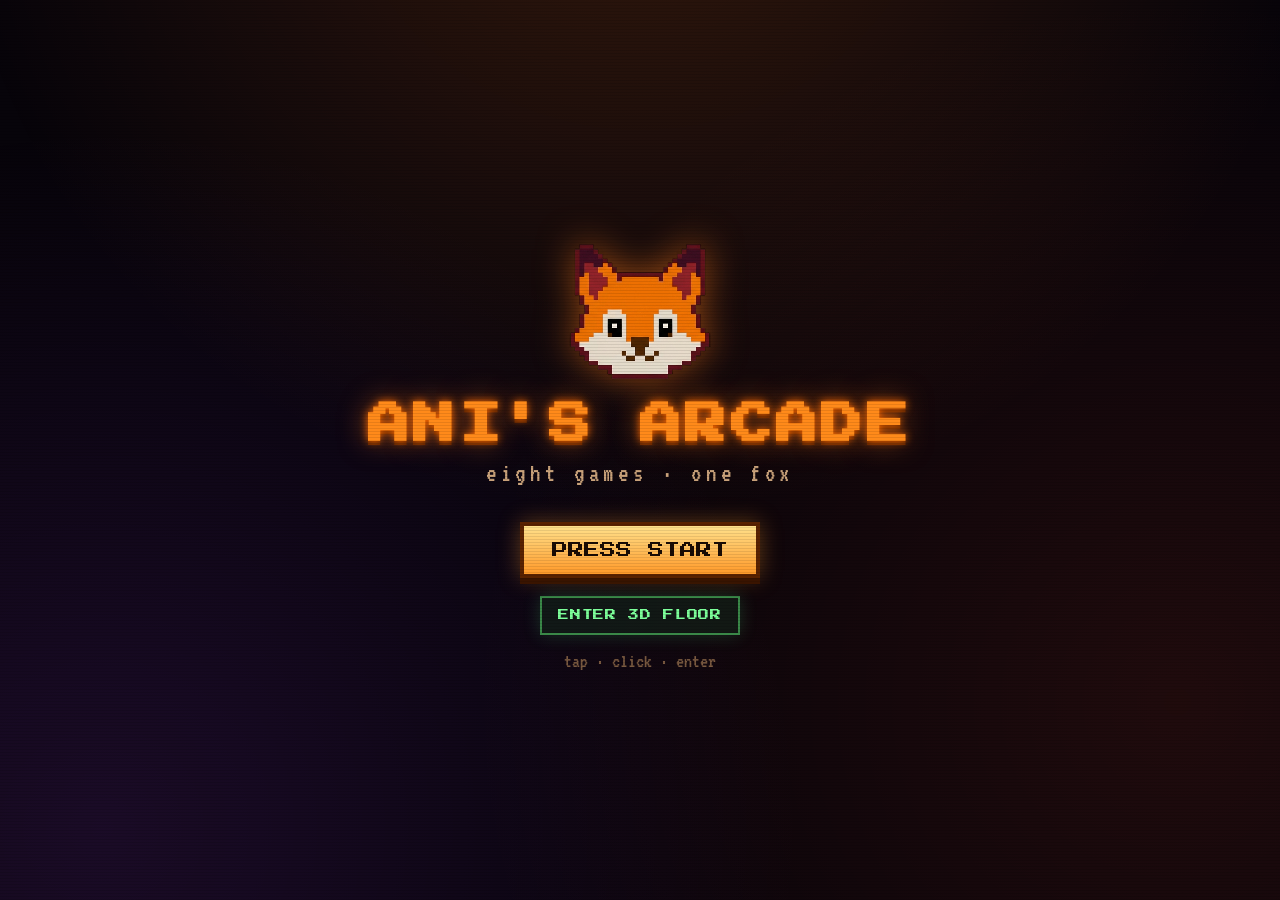
<file: index.html>
<!DOCTYPE html>
<html lang="en">
<head>
  <meta charset="UTF-8">
  <meta name="viewport" content="width=device-width, initial-scale=1.0, user-scalable=no, maximum-scale=1.0">
  <title>Ani's Arcade</title>
  <link rel="icon" href="assets/fox-head.png">
  <link rel="preconnect" href="https://fonts.googleapis.com">
  <link href="https://fonts.googleapis.com/css2?family=Press+Start+2P&family=VT323&display=swap" rel="stylesheet">
  <link rel="stylesheet" href="style.css">
</head>
<body>
  <div class="scanlines"></div>
  <div class="glow"></div>

  <section id="title-screen" class="screen">
    <img class="logo-fox" src="assets/fox-head.png" alt="Ani">
    <h1 class="marquee">ANI'S ARCADE</h1>
    <p class="tagline">eight games · one fox</p>
    <button id="startBtn" class="start-btn">PRESS START</button>
    <a id="enter3dTitle" class="enter3d-btn" href="lobby3d/index.html">ENTER 3D FLOOR</a>
    <p class="hint">tap · click · enter</p>
  </section>

  <section id="select-screen" class="screen hidden">
    <header class="select-header">
      <img src="assets/fox-head.png" alt="">
      <div>
        <h2>PICK A CABINET</h2>
        <p>Choose a game to play</p>
      </div>
    </header>

    <div class="cabinets">
      <a class="cabinet" href="games/runner/index.html" data-game="runner">
        <div class="cabinet-top">PIXEL FOX<br>RUNNER</div>
        <div class="cabinet-screen runner"><div class="pixel-scene"></div></div>
        <div class="cabinet-body"><span class="genre">Platformer</span><p>Run, jump, grab coins. Survive the night forest.</p><span class="play">PLAY ▶</span></div>
      </a>
      <a class="cabinet" href="games/snake/index.html" data-game="snake">
        <div class="cabinet-top">FOX<br>SNAKE</div>
        <div class="cabinet-screen snake"><img src="assets/fox-head.png" alt=""></div>
        <div class="cabinet-body"><span class="genre">Arcade</span><p>Eat, grow, don't bite. Golden apples every 5.</p><span class="play">PLAY ▶</span></div>
      </a>
      <a class="cabinet" href="games/tower/index.html" data-game="tower">
        <div class="cabinet-top">TOWER<br>DEFENDER</div>
        <div class="cabinet-screen tower"><img src="assets/fox-head.png" alt=""><img src="assets/fox-head.png" alt=""></div>
        <div class="cabinet-body"><span class="genre">Strategy</span><p>Place fox towers. Buy extras. Hold the path.</p><span class="play">PLAY ▶</span></div>
      </a>
      <a class="cabinet" href="games/chrono/index.html" data-game="chrono">
        <div class="cabinet-top">CHRONO<br>TAIL RUSH</div>
        <div class="cabinet-screen chrono"><img src="assets/fox-head.png" alt=""></div>
        <div class="cabinet-body"><span class="genre">Flyer</span><p>Dodge across eras. Pick Ani, Cat Girl, or Red Elf.</p><span class="play">PLAY ▶</span></div>
      </a>
      <a class="cabinet" href="games/tailship/index.html" data-game="tailship">
        <div class="cabinet-top">TAILSHIP</div>
        <div class="cabinet-screen tailship"><span class="tail-mark">狐</span></div>
        <div class="cabinet-body"><span class="genre">Social deduction</span><p>Kitsune / neko LAN crew game. Find the Shade. Solo vs bots in-browser.</p><span class="play">PLAY ▶</span></div>
      </a>
      <a class="cabinet" href="games/fox-knockout/index.html" data-game="knockout">
        <div class="cabinet-top">FOX<br>KNOCKOUT</div>
        <div class="cabinet-screen knockout"><span class="glove g-l"></span><span class="glove g-r"></span></div>
        <div class="cabinet-body"><span class="genre">Boxing</span><p>Punch-Out homage. Three fights. Star punch the wolf.</p><span class="play">PLAY ▶</span></div>
      </a>
      <a class="cabinet" href="games/claw/index.html" data-game="claw">
        <div class="cabinet-top">ANI<br>CLAW</div>
        <div class="cabinet-screen claw"><span class="claw-hook"></span><span class="claw-prize"></span></div>
        <div class="cabinet-body"><span class="genre">Claw · Prize grab</span><p>Steer the claw. Drop. Grab a chibi Ani plush.</p><span class="play">PLAY ▶</span></div>
      </a>
      <a class="cabinet" href="games/foxpac/index.html" data-game="foxpac">
        <div class="cabinet-top">FOX<br>PAC</div>
        <div class="cabinet-screen foxpac"><span class="foxpac-dot"></span><span class="foxpac-ghost"></span></div>
        <div class="cabinet-body"><span class="genre">Maze · Arcade</span><p>Chomp pellets. Power up. Eat the malware ghosts.</p><span class="play">PLAY ▶</span></div>
      </a>
    </div>

    <div class="select-actions">
      <button id="backTitle" class="ghost-btn">◀ Title</button>
      <a class="enter3d-btn compact" href="lobby3d/index.html">3D FLOOR</a>
    </div>
  </section>

  <script src="arcade.js"></script>
</body>
</html>
</file>
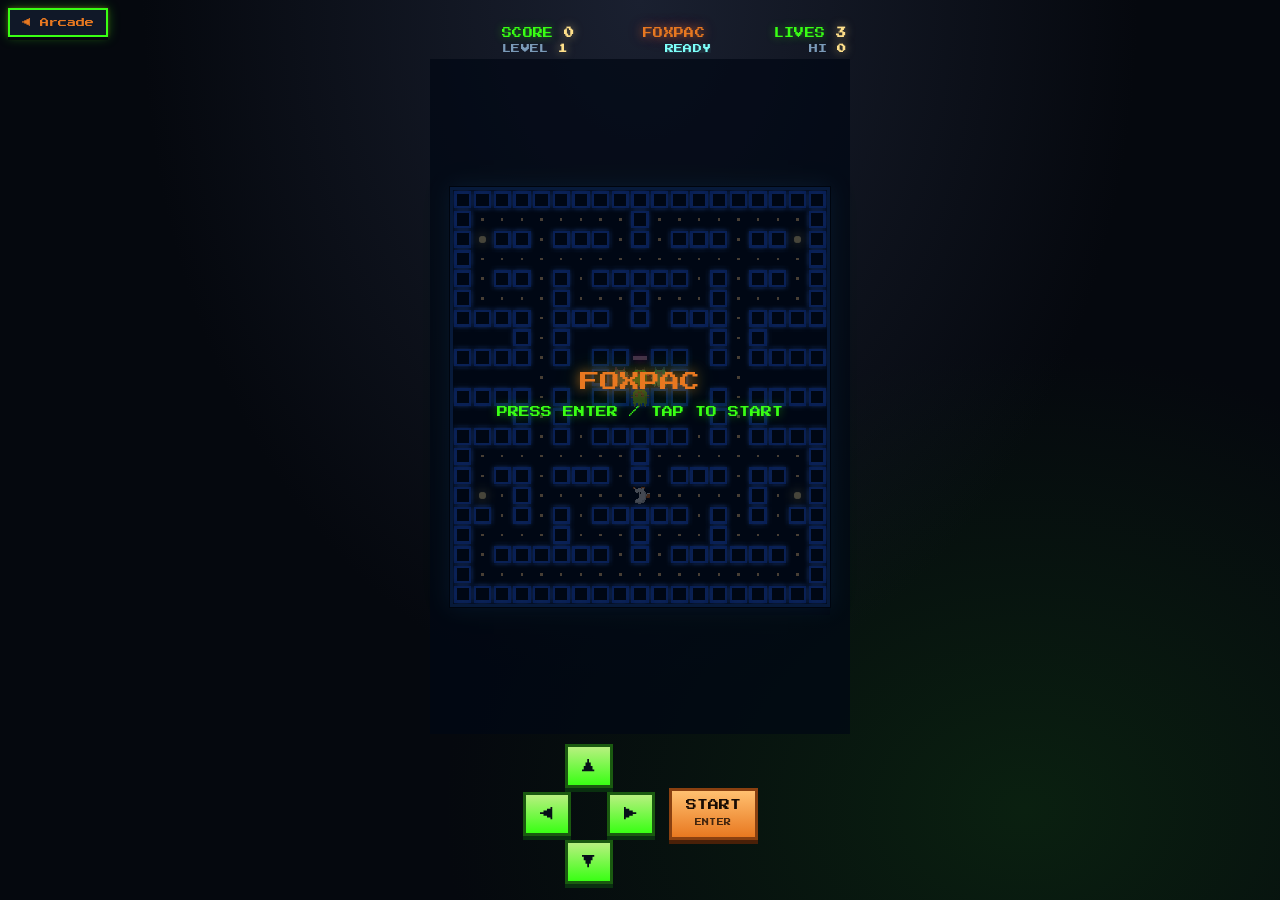
<file: games/foxpac/index.html>
<!DOCTYPE html>
<html lang="en">
<head>
  <base href="/games/foxpac/">
  <meta charset="UTF-8">
  <meta name="viewport" content="width=device-width, initial-scale=1.0, user-scalable=no, maximum-scale=1.0">
  <title>FOXPAC — Ani's Arcade</title>
  <link rel="icon" href="../../assets/fox-head.png">
  <link rel="preconnect" href="https://fonts.googleapis.com">
  <link href="https://fonts.googleapis.com/css2?family=Press+Start+2P&family=VT323&display=swap" rel="stylesheet">
  <link rel="stylesheet" href="style.css">
</head>
<body>
  <a class="arcade-back" href="../../index.html">◀ Arcade</a>

  <div id="wrap">
    <header id="hud">
      <div class="hud-row">
        <span>SCORE <b id="score">0</b></span>
        <span id="title">FOXPAC</span>
        <span>LIVES <b id="lives">3</b></span>
      </div>
      <div class="hud-row sub">
        <span>LEVEL <b id="level">1</b></span>
        <span id="status">ARROWS / WASD · EAT THE MALWARE</span>
        <span>HI <b id="hiscore">0</b></span>
      </div>
    </header>

    <div id="canvas-wrap">
      <canvas id="game" width="304" height="336" aria-label="FOXPAC"></canvas>
      <div id="overlay" class="hidden">
        <p id="overlay-title">FOXPAC</p>
        <p id="overlay-msg">PRESS ENTER / TAP TO START</p>
      </div>
    </div>

    <div id="pads">
      <div class="dpad">
        <button type="button" data-dir="up" aria-label="Up">▲</button>
        <div class="mid">
          <button type="button" data-dir="left" aria-label="Left">◀</button>
          <button type="button" data-dir="right" aria-label="Right">▶</button>
        </div>
        <button type="button" data-dir="down" aria-label="Down">▼</button>
      </div>
      <button type="button" id="startBtn" aria-label="Start or restart">START<br><small>ENTER</small></button>
    </div>
  </div>

  <script src="game.js?v=respawn2"></script>
</body>
</html>
</file>
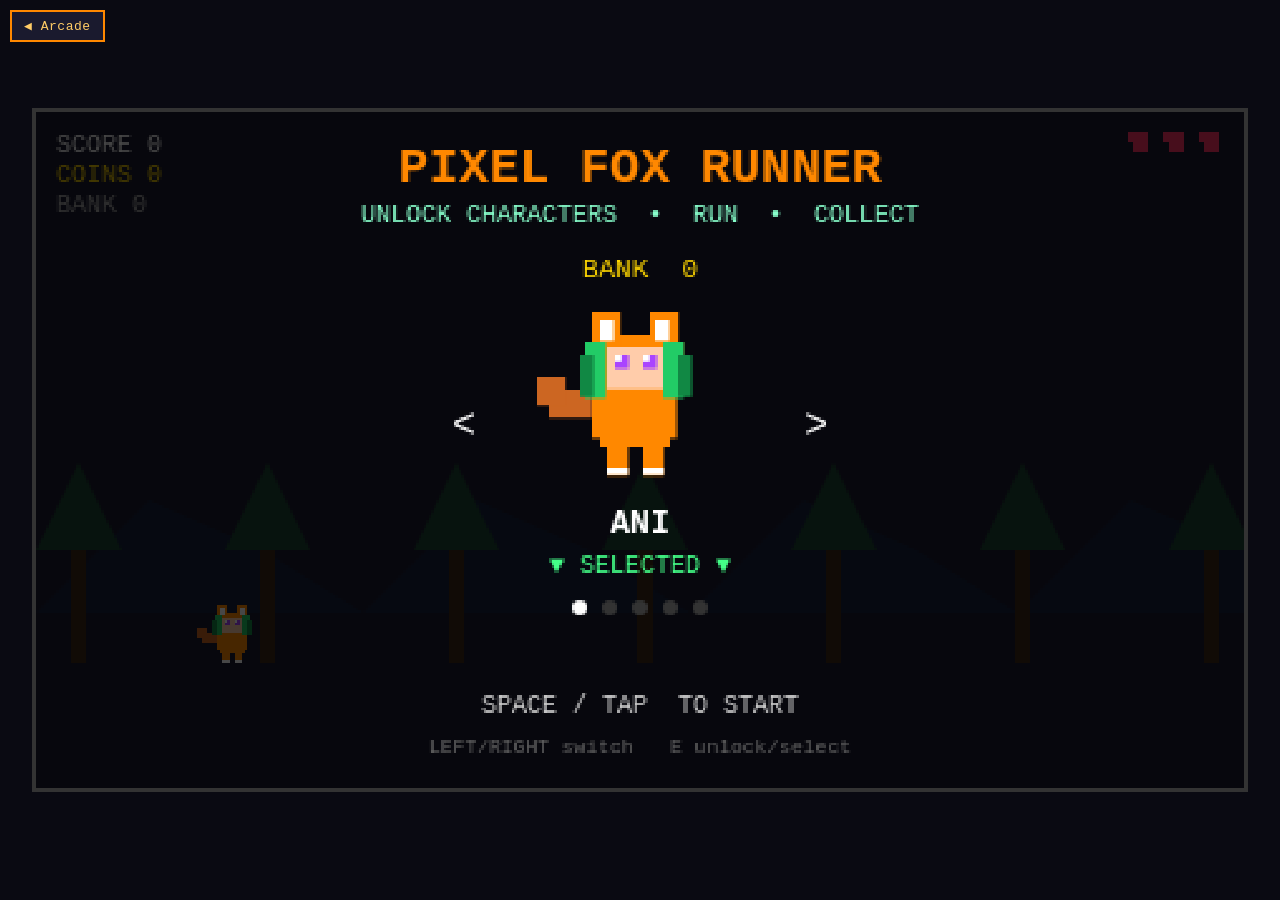
<file: games/runner/index.html>
<!DOCTYPE html>
<html lang="en">
<head>
  <meta charset="UTF-8">
  <meta name="viewport" content="width=device-width, initial-scale=1.0, user-scalable=no, maximum-scale=1.0">
  <title>Pixel Fox Runner</title>
  <link rel="stylesheet" href="style.css">
</head>
<body>
  <a class="arcade-back" href="../../index.html">◀ Arcade</a>
  <canvas id="gameCanvas"></canvas>
  <script src="script.js"></script>
</body>
</html>
</file>
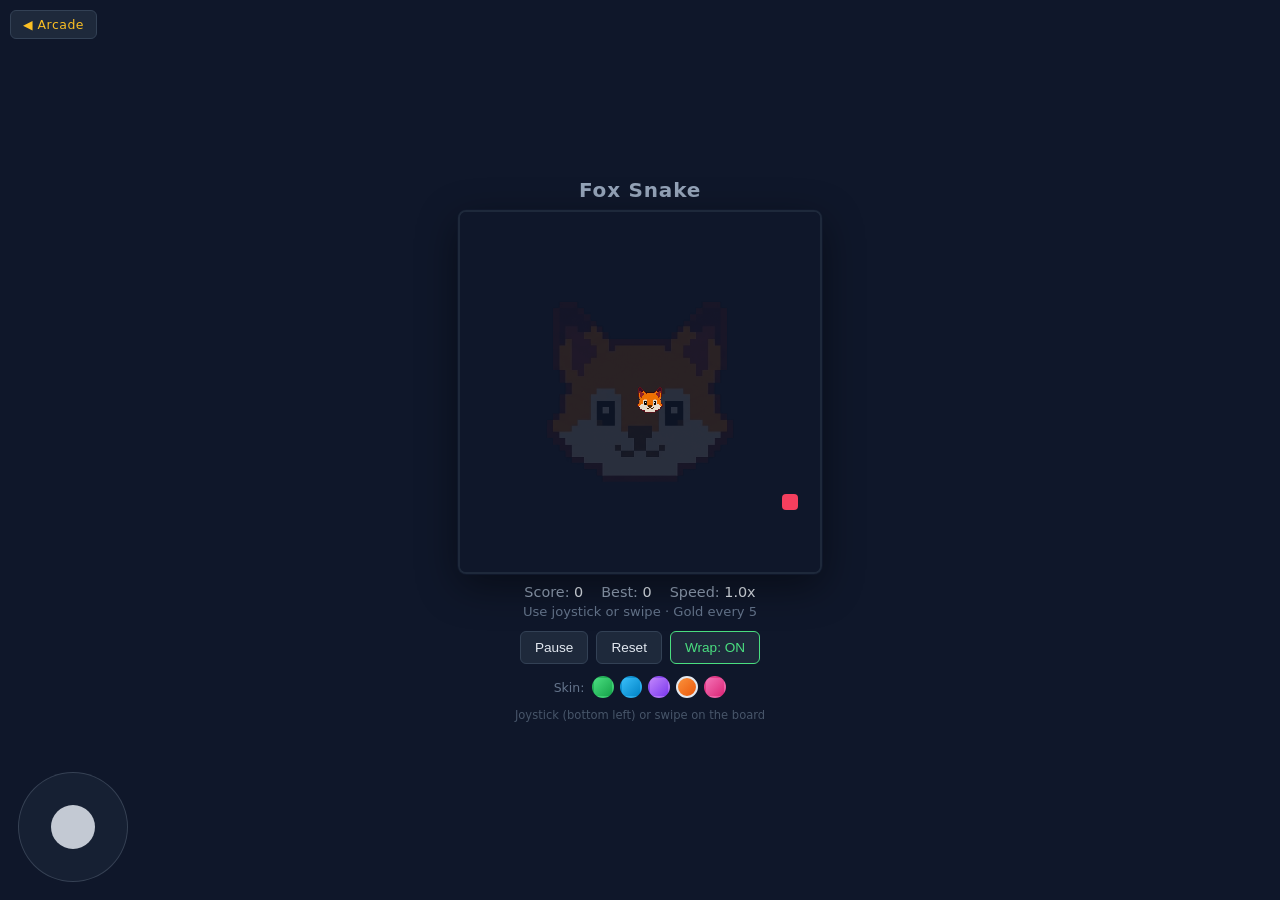
<file: games/snake/index.html>
<!DOCTYPE html>
<html lang="en">
<head>
  <meta charset="UTF-8">
  <meta name="viewport" content="width=device-width, initial-scale=1.0, user-scalable=no, maximum-scale=1.0">
  <title>Fox Snake</title>
  <style>
    * { margin: 0; padding: 0; box-sizing: border-box; }
    body {
      background: #0f172a;
      color: #e2e8f0;
      font-family: system-ui, -apple-system, sans-serif;
      height: 100vh; height: 100dvh;
      display: flex; flex-direction: column;
      align-items: center; justify-content: center;
      overflow: hidden;
      touch-action: none;
      user-select: none; -webkit-user-select: none;
    }
    h1 {
      font-size: 1.25rem; font-weight: 600; letter-spacing: 0.04em;
      margin-bottom: 8px; color: #94a3b8;
    }
    #game-container {
      position: relative;
      border: 2px solid #1e293b;
      border-radius: 8px;
      overflow: hidden;
      box-shadow: 0 0 0 1px #0f172a, 0 12px 40px rgba(0,0,0,0.45);
    }
    canvas { display: block; touch-action: none; }
    #hud {
      display: flex; gap: 18px; margin-top: 10px;
      font-size: 0.9rem; color: #94a3b8;
      flex-wrap: wrap; justify-content: center; align-items: center;
    }
    #score, #highscore, #speed { font-variant-numeric: tabular-nums; color: #e2e8f0; }
    #status { font-size: 0.82rem; color: #64748b; margin-top: 4px; min-height: 1.2em; }
    .controls {
      display: flex; gap: 8px; margin-top: 12px; flex-wrap: wrap; justify-content: center;
    }
    .btn {
      background: #1e293b; border: 1px solid #334155; color: #e2e8f0;
      padding: 8px 14px; border-radius: 6px; font-size: 0.85rem;
      cursor: pointer; -webkit-tap-highlight-color: transparent;
    }
    .btn:active { background: #334155; }
    .btn.active-wrap { border-color: #4ade80; color: #4ade80; }
    .skins {
      display: flex; gap: 6px; align-items: center; margin-top: 12px;
    }
    .skins span { font-size: 0.78rem; color: #64748b; margin-right: 2px; }
    .skin-btn {
      width: 22px; height: 22px; border-radius: 50%; border: 2px solid transparent;
      cursor: pointer; -webkit-tap-highlight-color: transparent;
    }
    .skin-btn.active { border-color: #e2e8f0; }
    .hint {
      font-size: 0.72rem; color: #475569; margin-top: 10px; text-align: center;
    }
    #joystick-zone {
      position: fixed; left: 18px; bottom: 18px;
      width: 110px; height: 110px; z-index: 20;
    }
    #joystick-base {
      width: 100%; height: 100%; border-radius: 50%;
      background: rgba(30, 41, 59, 0.55);
      border: 1px solid rgba(148, 163, 184, 0.25);
      position: relative;
    }
    #joystick-knob {
      width: 44px; height: 44px; border-radius: 50%;
      background: rgba(226, 232, 240, 0.85);
      position: absolute; left: 50%; top: 50%;
      transform: translate(-50%, -50%);
      transition: transform 0.05s linear;
    }
    #joystick-knob.active { background: #4ade80; }
    .arcade-back {
      position: fixed; top: 10px; left: 10px; z-index: 40;
      background: #1e293b; border: 1px solid #334155; color: #fbbf24;
      padding: 6px 12px; border-radius: 6px; font-size: 0.78rem;
      text-decoration: none; letter-spacing: 0.04em;
    }
    .arcade-back:active { background: #334155; }
  </style>
</head>
<body>
  <a class="arcade-back" href="../../index.html">◀ Arcade</a>
  <h1>Fox Snake</h1>
  <div id="game-container">
    <canvas id="game" width="360" height="360"></canvas>
  </div>
  <div id="hud">
    <div>Score: <span id="score">0</span></div>
    <div>Best: <span id="highscore">0</span></div>
    <div>Speed: <span id="speed">1.0x</span></div>
  </div>
  <div id="status">Use joystick or swipe · Gold every 5</div>
  <div class="controls">
    <button class="btn" id="pauseBtn">Pause</button>
    <button class="btn" id="resetBtn">Reset</button>
    <button class="btn active-wrap" id="wrapBtn">Wrap: ON</button>
  </div>
  <div class="skins">
    <span>Skin:</span>
    <button class="skin-btn" data-skin="0" style="background: linear-gradient(135deg, #4ade80, #16a34a)"></button>
    <button class="skin-btn" data-skin="1" style="background: linear-gradient(135deg, #38bdf8, #0284c7)"></button>
    <button class="skin-btn" data-skin="2" style="background: linear-gradient(135deg, #c084fc, #7c3aed)"></button>
    <button class="skin-btn active" data-skin="3" style="background: linear-gradient(135deg, #fb923c, #ea580c)"></button>
    <button class="skin-btn" data-skin="4" style="background: linear-gradient(135deg, #f472b6, #db2777)"></button>
  </div>
  <div class="hint">Joystick (bottom left) or swipe on the board</div>
  <div id="joystick-zone">
    <div id="joystick-base">
      <div id="joystick-knob"></div>
    </div>
  </div>

  <script>
    const canvas = document.getElementById('game');
    const ctx = canvas.getContext('2d');
    ctx.imageSmoothingEnabled = false;
    const scoreEl = document.getElementById('score');
    const highscoreEl = document.getElementById('highscore');
    const speedEl = document.getElementById('speed');
    const statusEl = document.getElementById('status');
    const pauseBtn = document.getElementById('pauseBtn');
    const resetBtn = document.getElementById('resetBtn');
    const wrapBtn = document.getElementById('wrapBtn');
    const knob = document.getElementById('joystick-knob');
    const joyZone = document.getElementById('joystick-zone');
    const audioCtx = new (window.AudioContext || window.webkitAudioContext)();

    const foxHeadImg = new Image();
    foxHeadImg.src = '../../assets/fox-head.png';
    let foxHeadReady = false;
    foxHeadImg.onload = () => { foxHeadReady = true; draw(); };

    function playBeep(freq, dur, type = 'square', vol = 0.11) {
      if (audioCtx.state === 'suspended') audioCtx.resume();
      const o = audioCtx.createOscillator();
      const g = audioCtx.createGain();
      o.type = type; o.frequency.value = freq;
      g.gain.value = vol;
      o.connect(g); g.connect(audioCtx.destination);
      o.start();
      g.gain.exponentialRampToValueAtTime(0.001, audioCtx.currentTime + dur);
      o.stop(audioCtx.currentTime + dur);
    }
    function playEatSound() { playBeep(520, 0.07); playBeep(780, 0.06); }
    function playGameOverSound() {
      playBeep(180, 0.18, 'sawtooth', 0.12);
      setTimeout(() => playBeep(120, 0.25, 'sawtooth', 0.1), 120);
    }

    let particles = [];
    function spawnEatParticles(x, y, isGold = false) {
      const cx = x * CELL + CELL / 2;
      const cy = y * CELL + CELL / 2;
      const baseColor = isGold ? '#fbbf24' : '#4ade80';
      for (let i = 0; i < (isGold ? 20 : 14); i++) {
        const angle = Math.random() * Math.PI * 2;
        const speed = Math.random() * 3.2 + 1.4;
        particles.push({
          x: cx, y: cy,
          vx: Math.cos(angle) * speed,
          vy: Math.sin(angle) * speed - 1.8,
          life: 28 + Math.random() * 12,
          maxLife: 40,
          size: Math.random() * 2.8 + 1.5,
          color: baseColor
        });
      }
    }
    function spawnDeathParticles() {
      snake.forEach((seg, idx) => {
        const cx = seg.x * CELL + CELL / 2;
        const cy = seg.y * CELL + CELL / 2;
        const count = idx === 0 ? 12 : 5;
        for (let i = 0; i < count; i++) {
          const angle = Math.random() * Math.PI * 2;
          const speed = Math.random() * 2.8 + 0.8;
          particles.push({
            x: cx, y: cy,
            vx: Math.cos(angle) * speed,
            vy: Math.sin(angle) * speed - 0.6,
            life: 35 + Math.random() * 20,
            maxLife: 55,
            size: Math.random() * 2.4 + 1.2,
            color: idx === 0 ? '#f87171' : skins[currentSkin].body
          });
        }
      });
    }
    function updateParticles() {
      for (let i = particles.length - 1; i >= 0; i--) {
        const p = particles[i];
        p.x += p.vx; p.y += p.vy;
        p.vy += 0.12;
        p.life--;
        if (p.life <= 0) particles.splice(i, 1);
      }
    }
    function drawParticles() {
      particles.forEach(p => {
        const lifeRatio = p.life / p.maxLife;
        const currentSize = p.size * (0.3 + lifeRatio * 0.7);
        ctx.globalAlpha = Math.max(0, lifeRatio);
        ctx.fillStyle = p.color;
        ctx.beginPath();
        ctx.arc(p.x, p.y, currentSize, 0, Math.PI * 2);
        ctx.fill();
        ctx.globalAlpha = Math.max(0, lifeRatio * 0.35);
        ctx.beginPath();
        ctx.arc(p.x, p.y, currentSize * 2.1, 0, Math.PI * 2);
        ctx.fill();
      });
      ctx.globalAlpha = 1;
    }

    const GRID = 18;
    const CELL = canvas.width / GRID;
    const BASE_SPEED = 145;
    const MIN_SPEED = 70;
    const SPEED_STEP = 3.2;

    const skins = [
      { head: '#4ade80', body: '#22c55e', ear: '#166534', pattern: 1 },
      { head: '#38bdf8', body: '#0ea5e9', ear: '#0369a1', pattern: 2 },
      { head: '#c084fc', body: '#a855f7', ear: '#6b21a8', pattern: 3 },
      { head: '#fb923c', body: '#f97316', ear: '#c2410c', pattern: 1 },
      { head: '#f472b6', body: '#ec4899', ear: '#be185d', pattern: 4 }
    ];

    let currentSkin = 3;
    let snake = [{ x: 9, y: 9 }];
    let direction = { x: 0, y: 0 };
    let nextDirection = { x: 0, y: 0 };
    let food = null;
    let foodType = 'normal';
    let applesEaten = 0;
    let floatScores = [];
    let wrapMode = true;
    let goldBoostUntil = 0;
    let score = 0;
    let highScore = parseInt(localStorage.getItem('snakeHighScore') || '0');
    let gameLoop = null;
    let gameOver = false;
    let started = false;
    let paused = false;
    highscoreEl.textContent = highScore;

    function placeFood() {
      let x, y, free;
      do {
        x = Math.floor(Math.random() * GRID);
        y = Math.floor(Math.random() * GRID);
        free = !snake.some(s => s.x === x && s.y === y);
      } while (!free);
      food = { x, y };
      foodType = (applesEaten > 0 && applesEaten % 5 === 0) ? 'golden' : 'normal';
    }

    function setDirection(dir) {
      if (gameOver || paused) return;
      if (direction.x === -dir.x && direction.y === -dir.y) return;
      if (direction.x === 0 && direction.y === 0) {
        if (!started) {
          started = true;
          statusEl.textContent = 'Go!';
          startLoop();
        }
      }
      nextDirection = dir;
    }

    function getCurrentInterval() {
      let interval = Math.max(MIN_SPEED, BASE_SPEED - score * SPEED_STEP);
      if (Date.now() < goldBoostUntil) interval = Math.max(MIN_SPEED - 15, interval * 0.72);
      return interval;
    }

    function updateSpeedDisplay() {
      const mult = (BASE_SPEED / getCurrentInterval()).toFixed(1);
      speedEl.textContent = mult + 'x';
    }

    function startLoop() {
      if (gameLoop) clearInterval(gameLoop);
      gameLoop = setInterval(() => {
        update();
        updateParticles();
      }, getCurrentInterval());
    }

    function endGame() {
      gameOver = true;
      spawnDeathParticles();
      playGameOverSound();
      statusEl.textContent = 'Game Over — Reset to play again';
      if (gameLoop) { clearInterval(gameLoop); gameLoop = null; }
    }

    function update() {
      if (gameOver || !started || paused) return;
      direction = { ...nextDirection };
      if (direction.x === 0 && direction.y === 0) return;

      let head = {
        x: snake[0].x + direction.x,
        y: snake[0].y + direction.y
      };

      if (wrapMode) {
        if (head.x < 0) head.x = GRID - 1;
        if (head.x >= GRID) head.x = 0;
        if (head.y < 0) head.y = GRID - 1;
        if (head.y >= GRID) head.y = 0;
      } else {
        if (head.x < 0 || head.x >= GRID || head.y < 0 || head.y >= GRID) {
          endGame(); return;
        }
      }

      if (snake.some(s => s.x === head.x && s.y === head.y)) {
        endGame(); return;
      }

      snake.unshift(head);

      if (food && head.x === food.x && head.y === food.y) {
        applesEaten++;
        let points = 10;
        let color = '#4ade80';
        const isGold = foodType === 'golden';
        if (isGold) {
          points = 50;
          color = '#fbbf24';
          goldBoostUntil = Date.now() + 4000;
          playBeep(880, 0.12, 'square', 0.14);
          playBeep(1320, 0.1, 'square', 0.1);
          statusEl.textContent = 'GOLDEN! +50 speed boost';
        } else {
          playEatSound();
        }
        score += points;
        scoreEl.textContent = score;
        floatScores.push({
          x: food.x * CELL + CELL / 2,
          y: food.y * CELL + CELL / 2,
          text: `+${points}`,
          color: color,
          life: 42,
          maxLife: 42,
          vy: -1.5
        });
        spawnEatParticles(food.x, food.y, isGold);
        placeFood();
        if (gameLoop) {
          clearInterval(gameLoop);
          gameLoop = setInterval(() => {
            update();
            updateParticles();
          }, getCurrentInterval());
        }
        if (score > highScore) {
          highScore = score;
          highscoreEl.textContent = highScore;
          localStorage.setItem('snakeHighScore', highScore);
        }
      } else {
        snake.pop();
      }

      for (let i = floatScores.length - 1; i >= 0; i--) {
        floatScores[i].y += floatScores[i].vy;
        floatScores[i].life--;
        if (floatScores[i].life <= 0) floatScores.splice(i, 1);
      }
      updateSpeedDisplay();
      draw();
    }

    function drawSegment(x, y, isHead, dir) {
      const px = x * CELL;
      const py = y * CELL;
      const skin = skins[currentSkin];
      const r = 5;

      if (isHead) {
        if (foxHeadReady) {
          const s = CELL + 8;
          ctx.drawImage(foxHeadImg, px + (CELL - s) / 2, py + (CELL - s) / 2 - 2, s, s);
        } else {
          ctx.fillStyle = skin.head;
          ctx.beginPath();
          ctx.roundRect(px + 1, py + 1, CELL - 2, CELL - 2, r);
          ctx.fill();
          ctx.fillStyle = skin.ear;
          ctx.beginPath();
          ctx.moveTo(px + 4, py + 6);
          ctx.lineTo(px + 1, py - 2);
          ctx.lineTo(px + 9, py + 3);
          ctx.closePath();
          ctx.fill();
          ctx.beginPath();
          ctx.moveTo(px + CELL - 4, py + 6);
          ctx.lineTo(px + CELL - 1, py - 2);
          ctx.lineTo(px + CELL - 9, py + 3);
          ctx.closePath();
          ctx.fill();
        }
        return;
      }

      ctx.fillStyle = skin.body;
      ctx.beginPath();
      ctx.roundRect(px + 1, py + 1, CELL - 2, CELL - 2, r);
      ctx.fill();

      // Body pattern
      ctx.save();
      ctx.beginPath();
      ctx.roundRect(px + 1, py + 1, CELL - 2, CELL - 2, r);
      ctx.clip();
      if (skin.pattern === 1) {
        ctx.fillStyle = 'rgba(0,0,0,0.16)';
        for (let i = 0; i < 3; i++) ctx.fillRect(px + 4 + i * 5, py + 3, 2.4, CELL - 6);
      } else if (skin.pattern === 2) {
        ctx.fillStyle = 'rgba(255,255,255,0.14)';
        ctx.beginPath();
        ctx.arc(px + CELL * 0.32, py + CELL * 0.38, 3.4, 0, Math.PI * 2);
        ctx.arc(px + CELL * 0.68, py + CELL * 0.62, 2.9, 0, Math.PI * 2);
        ctx.fill();
      }
      ctx.restore();
    }

    function draw() {
      ctx.fillStyle = '#0f172a';
      ctx.fillRect(0, 0, canvas.width, canvas.height);

      if (foxHeadReady) {
        ctx.globalAlpha = 0.12;
        const size = canvas.width * 0.55;
        const ox = (canvas.width - size) / 2;
        const oy = (canvas.height - size) / 2;
        ctx.drawImage(foxHeadImg, ox, oy, size, size);
        ctx.globalAlpha = 1;
      }

      if (food) {
        if (foodType === 'golden') {
          ctx.fillStyle = '#fbbf24';
          ctx.shadowColor = '#f59e0b';
          ctx.shadowBlur = 14;
          ctx.beginPath();
          ctx.roundRect(food.x * CELL + 2, food.y * CELL + 2, CELL - 4, CELL - 4, 4);
          ctx.fill();
          ctx.shadowBlur = 0;
        } else {
          ctx.fillStyle = '#f43f5e';
          ctx.beginPath();
          ctx.roundRect(food.x * CELL + 2, food.y * CELL + 2, CELL - 4, CELL - 4, 4);
          ctx.fill();
        }
      }

      for (let i = snake.length - 1; i >= 1; i--) {
        drawSegment(snake[i].x, snake[i].y, false, direction);
      }
      if (snake.length) drawSegment(snake[0].x, snake[0].y, true, direction);

      floatScores.forEach(fs => {
        ctx.globalAlpha = Math.max(0, fs.life / fs.maxLife);
        ctx.fillStyle = fs.color;
        ctx.font = 'bold 15px system-ui';
        ctx.textAlign = 'center';
        ctx.fillText(fs.text, fs.x, fs.y);
      });
      ctx.globalAlpha = 1;
      drawParticles();
    }

    // ========== CONTROLS ==========
    document.addEventListener('keydown', e => {
      if (e.key === 'Escape') { window.location.href = '../../index.html'; return; }
      if (['ArrowUp', 'w', 'W'].includes(e.key)) { e.preventDefault(); setDirection({ x: 0, y: -1 }); }
      if (['ArrowDown', 's', 'S'].includes(e.key)) { e.preventDefault(); setDirection({ x: 0, y: 1 }); }
      if (['ArrowLeft', 'a', 'A'].includes(e.key)) { e.preventDefault(); setDirection({ x: -1, y: 0 }); }
      if (['ArrowRight', 'd', 'D'].includes(e.key)) { e.preventDefault(); setDirection({ x: 1, y: 0 }); }
      if (e.key === ' ' || e.key === 'p' || e.key === 'P') {
        e.preventDefault();
        togglePause();
      }
    });

    function togglePause() {
      if (gameOver || !started) return;
      paused = !paused;
      pauseBtn.textContent = paused ? 'Resume' : 'Pause';
      statusEl.textContent = paused ? 'Paused' : 'Go!';
    }
    pauseBtn.addEventListener('click', togglePause);

    resetBtn.addEventListener('click', () => {
      if (gameLoop) clearInterval(gameLoop);
      gameLoop = null;
      snake = [{ x: 9, y: 9 }];
      direction = { x: 0, y: 0 };
      nextDirection = { x: 0, y: 0 };
      score = 0;
      applesEaten = 0;
      foodType = 'normal';
      floatScores = [];
      particles = [];
      goldBoostUntil = 0;
      gameOver = false;
      started = false;
      paused = false;
      scoreEl.textContent = '0';
      pauseBtn.textContent = 'Pause';
      statusEl.textContent = 'Use joystick or swipe · Gold every 5';
      placeFood();
      updateSpeedDisplay();
      draw();
    });

    wrapBtn.addEventListener('click', () => {
      wrapMode = !wrapMode;
      wrapBtn.textContent = `Wrap: ${wrapMode ? 'ON' : 'OFF'}`;
      wrapBtn.classList.toggle('active-wrap', wrapMode);
    });

    document.querySelectorAll('.skin-btn').forEach(btn => {
      btn.addEventListener('click', () => {
        document.querySelectorAll('.skin-btn').forEach(b => b.classList.remove('active'));
        btn.classList.add('active');
        currentSkin = parseInt(btn.dataset.skin);
        draw();
      });
    });

    // Joystick
    let joyActive = false, joyId = null;
    let smoothX = 0, smoothY = 0;
    const maxDist = 32, deadzone = 10, smoothFactor = 0.35;

    function joyStart(e) {
      e.preventDefault();
      if (audioCtx.state === 'suspended') audioCtx.resume();
      const t = e.changedTouches ? e.changedTouches[0] : e;
      joyActive = true;
      joyId = t.identifier !== undefined ? t.identifier : 'mouse';
      knob.classList.add('active');
    }
    function joyMove(e) {
      if (!joyActive) return;
      let t = null;
      if (e.changedTouches) {
        for (let touch of e.changedTouches) {
          if (touch.identifier === joyId) { t = touch; break; }
        }
      } else if (joyId === 'mouse') t = e;
      if (!t) return;
      const rect = joyZone.getBoundingClientRect();
      const cx = rect.left + rect.width / 2;
      const cy = rect.top + rect.height / 2;
      let dx = t.clientX - cx;
      let dy = t.clientY - cy;
      const dist = Math.sqrt(dx * dx + dy * dy);
      if (dist > maxDist) {
        dx = (dx / dist) * maxDist;
        dy = (dy / dist) * maxDist;
      }
      smoothX += (dx - smoothX) * smoothFactor;
      smoothY += (dy - smoothY) * smoothFactor;
      knob.style.transform = `translate(calc(-50% + ${smoothX}px), calc(-50% + ${smoothY}px))`;
      if (Math.abs(smoothX) < deadzone && Math.abs(smoothY) < deadzone) return;
      if (Math.abs(smoothX) > Math.abs(smoothY)) {
        setDirection(smoothX > 0 ? { x: 1, y: 0 } : { x: -1, y: 0 });
      } else {
        setDirection(smoothY > 0 ? { x: 0, y: 1 } : { x: 0, y: -1 });
      }
    }
    function joyEnd(e) {
      if (!joyActive) return;
      let match = false;
      if (e.changedTouches) {
        for (let touch of e.changedTouches) {
          if (touch.identifier === joyId) { match = true; break; }
        }
      } else match = true;
      if (!match) return;
      joyActive = false; joyId = null;
      smoothX = 0; smoothY = 0;
      knob.style.transform = 'translate(-50%, -50%)';
      knob.classList.remove('active');
    }

    joyZone.addEventListener('touchstart', joyStart, { passive: false });
    joyZone.addEventListener('touchmove', joyMove, { passive: false });
    joyZone.addEventListener('touchend', joyEnd, { passive: false });
    joyZone.addEventListener('touchcancel', joyEnd, { passive: false });
    joyZone.addEventListener('mousedown', joyStart);
    window.addEventListener('mousemove', joyMove);
    window.addEventListener('mouseup', joyEnd);

    // Swipe
    let swipeX = 0, swipeY = 0, swiped = false;
    canvas.addEventListener('touchstart', e => {
      e.preventDefault();
      const t = e.touches[0];
      swipeX = t.clientX; swipeY = t.clientY; swiped = false;
      if (audioCtx.state === 'suspended') audioCtx.resume();
    }, { passive: false });
    canvas.addEventListener('touchmove', e => {
      e.preventDefault();
      if (swiped || gameOver || paused) return;
      const t = e.touches[0];
      const dx = t.clientX - swipeX;
      const dy = t.clientY - swipeY;
      if (Math.abs(dx) < 22 && Math.abs(dy) < 22) return;
      swiped = true;
      if (Math.abs(dx) > Math.abs(dy)) setDirection(dx > 0 ? { x: 1, y: 0 } : { x: -1, y: 0 });
      else setDirection(dy > 0 ? { x: 0, y: 1 } : { x: 0, y: -1 });
    }, { passive: false });
    canvas.addEventListener('touchend', e => { e.preventDefault(); swiped = false; }, { passive: false });

    // Start
    placeFood();
    updateSpeedDisplay();
    draw();
  </script>
</body>
</html>
</file>
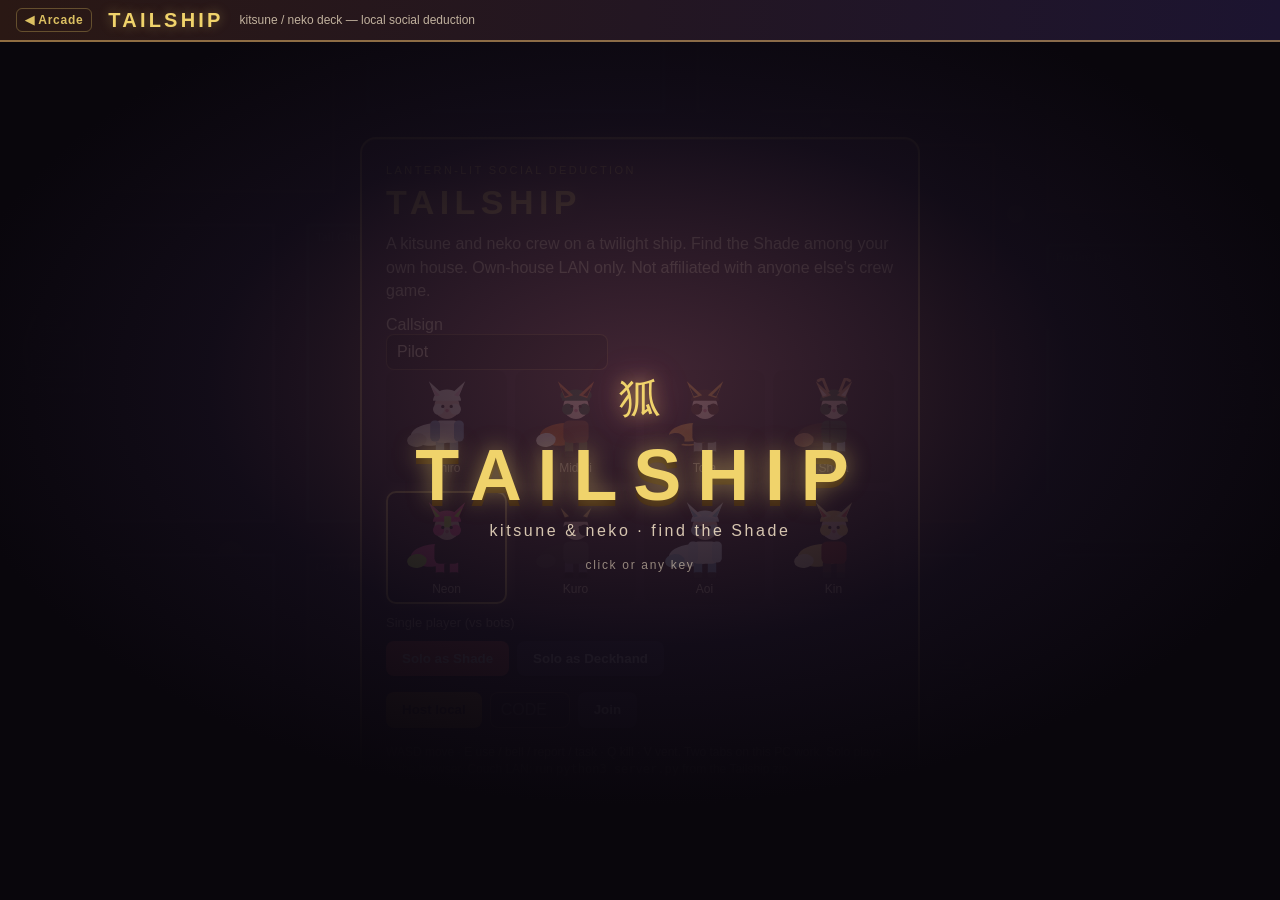
<file: games/tailship/index.html>
<!DOCTYPE html>
<html lang="en">
<head>
  <base href="/games/tailship/">
  <meta charset="utf-8" />
  <meta name="viewport" content="width=device-width, initial-scale=1" />
  <title>Tailship</title>
  <link rel="stylesheet" href="css/style.css" />
</head>
<body>
  <div id="wrap">
    <header class="bar">
      <h1>TAILSHIP</h1>
      <span class="tag">kitsune / neko deck &mdash; local social deduction</span>
      <span id="roleTag" style="margin-left:auto"></span>
    </header>
    <div id="stage">
      <canvas id="game" width="1280" height="720"></canvas>
      <canvas id="minimap" width="180" height="116"></canvas>
      <div id="menu" class="overlay">
        <div class="panel menu-panel">
          <p class="kicker">LANTERN-LIT SOCIAL DEDUCTION</p>
          <h2>Tailship</h2>
          <p class="lede">A kitsune and neko crew on a twilight ship. Find the Shade among your own house. Own-house LAN only. Not affiliated with anyone else&rsquo;s crew game.</p>
          <label>Callsign<br><input id="nameIn" maxlength="16" value="Pilot" autocomplete="off" /></label>
          <div class="skins" id="skins"></div>
          <p class="solo-label">Single player (vs bots)</p>
          <div class="row">
            <button id="btnPracticeShade">Solo as Shade</button>
            <button id="btnPracticeDeck" class="secondary">Solo as Deckhand</button>
          </div>
          <div class="row">
            <button id="btnHost" class="gold">Host local</button>
            <input id="codeIn" maxlength="4" placeholder="CODE" style="width:5em;text-transform:uppercase" />
            <button id="btnJoin" class="secondary">Join</button>
          </div>
          <p class="help">WASD move &middot; E use / bell / report / task &middot; Q kill &middot; V vent. Two tabs on this PC work. Solo plays in the browser. Couch LAN: run <code>python3 server.py</code> from the Tailship zip.</p>
        </div>
      </div>
      <div id="lobby" class="overlay hidden">
        <div class="panel">
          <h2>Lobby</h2>
          <p id="lobbyMsg">Waiting for crew. Host starts when you have at least two.</p><p>Room code: <strong id="roomCode">----</strong></p>
          <button id="claimHostLobby" class="secondary hidden">Claim host</button>
          <button id="btnStart" class="gold">Start voyage</button>
        </div>
      </div>
      <div id="taskOverlay" class="overlay hidden"></div>
      <div id="banner" class="overlay hidden"><div class="panel win-panel"><h2 id="bannerText"></h2><p>Refresh to play again.</p></div></div>
      <div id="rolePop" class="role-pop"></div>
      <div id="meet">
        <div id="chatbox">
          <div id="chatrow">
            <input id="chatIn" maxlength="80" autocomplete="off" placeholder="plain text only" />
            <button id="chatSend" type="button">Send</button>
          </div>
          <div id="chatlog"></div>
        </div>
        <h2 id="meetWhy">Meeting</h2>
        <p>Pick someone, then hit Submit. Votes are open — everyone can see them.</p>
        <div id="votes"></div>
        <div class="row" id="voteActions">
          <button id="btnSubmitVote" class="gold" type="button" disabled>Submit vote</button>
        </div>
        <div id="voteBoard" class="vote-board"></div>
      </div>
      <div id="hud" style="display:none">
        <div class="hudcard" id="taskList"></div>
        <div class="hudcard morale" id="moraleCard">
          <div class="morale-label">SHIP MORALE</div>
          <div id="moraleVal" class="morale-num">40</div>
          <div id="streakVal" class="streak"></div>
        </div>
        <div class="actions">
          <button id="useBtn">USE</button>
          <button id="claimHostHud" class="claimhost hidden">Claim host</button>
          <button id="killBtn">KILL</button>
          <button id="ventBtn">VENT</button>
        </div>
      </div>
      <div id="fxFlash" class="fx-flash"></div>
      <div id="fxLayer"></div>
      <div id="splash">
        <div class="splash-inner">
          <div class="splash-mark">狐</div>
          <h1>TAILSHIP</h1>
          <p class="splash-tag">kitsune &amp; neko &middot; find the Shade</p>
          <p class="splash-hint">click or any key</p>
        </div>
      </div>
    </div>
    <footer class="note">Authorized use: your Wi-Fi or people at your desk. No WAN host. Names and chat are sanitized. MIT.</footer>
  </div>
  <script src="js/protocol.js?v=finish1"></script>
  <script src="js/map.js?v=finish1"></script>
  <script src="js/characters.js?v=finish1"></script>
  <script src="js/render.js?v=finish1"></script>
  <script src="js/tasks.js?v=finish1"></script>
  <script src="js/fx.js?v=finish1"></script>
  <script src="js/ui.js?v=finish1"></script>
  <script src="js/practice.js?v=finish1"></script>
  <script src="js/net.js?v=finish1"></script>
  <script src="js/main.js?v=finish1"></script>
</body>
</html>
</file>
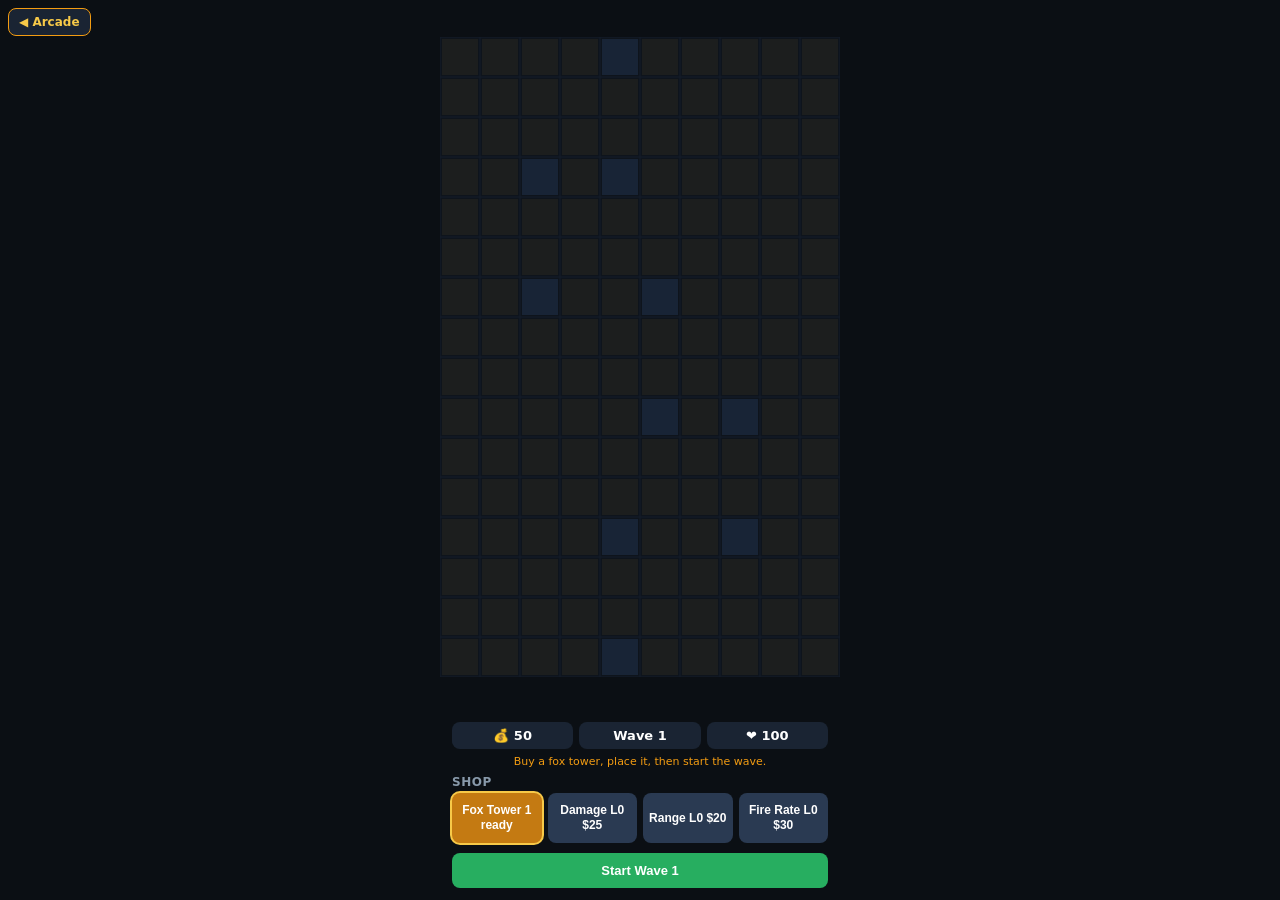
<file: games/tower/index.html>
<!DOCTYPE html>
<html lang="en">
<head>
<meta charset="UTF-8" />
<meta name="viewport" content="width=device-width, initial-scale=1.0, user-scalable=no"/>
<title>Fox Tower Defense</title>
<style>
  html, body {
    margin: 0;
    padding: 0;
    background: #0b0f14;
    color: #fff;
    font-family: system-ui, -apple-system, Segoe UI, Roboto, sans-serif;
    overflow: hidden;
    height: 100vh;
    display: flex;
    flex-direction: column;
    align-items: center;
    justify-content: space-between;
  }
  .arcade-back {
    position: fixed;
    top: 8px;
    left: 8px;
    z-index: 40;
    background: #1a2433;
    border: 1px solid #f39c12;
    color: #f7c948;
    padding: 6px 10px;
    border-radius: 8px;
    font-size: 12px;
    font-weight: 700;
    text-decoration: none;
  }
  #game-container {
    position: relative;
    width: 100%;
    max-width: 400px;
    flex: 1;
    display: flex;
    align-items: center;
    justify-content: center;
    overflow: hidden;
  }
  canvas {
    display: block;
    background: #0e141c;
    touch-action: none;
    max-width: 100%;
    max-height: 100%;
    image-rendering: pixelated;
  }
  #ui {
    width: 100%;
    max-width: 400px;
    padding: 8px 12px 12px 12px;
    background: linear-gradient(transparent, rgba(11,15,20, 0.95) 20%);
    box-sizing: border-box;
    z-index: 10;
  }
  .bar {
    display: flex;
    gap: 6px;
    margin-bottom: 6px;
    justify-content: space-between;
  }
  .stat {
    background: #1a2433;
    padding: 6px 10px;
    border-radius: 8px;
    font-weight: 600;
    font-size: 13px;
    flex: 1;
    text-align: center;
  }
  .btn-row {
    display: flex;
    gap: 6px;
    margin-bottom: 6px;
  }
  .btn {
    background: #2a3a52;
    border: 0;
    color: #fff;
    padding: 10px 6px;
    border-radius: 8px;
    font-weight: 700;
    font-size: 12px;
    flex: 1;
    cursor: pointer;
    text-align: center;
    line-height: 1.25;
  }
  .btn:active { background: #3a4a62; }
  .btn.armed {
    background: #c47a12;
    box-shadow: 0 0 0 2px #f7c948;
  }
  .btn:disabled { background: #334; color: #788; cursor: not-allowed; }
  .btn-action {
    background: #27ae60;
    font-size: 13px;
    padding: 10px;
    margin-top: 4px;
    width: 100%;
    border: 0;
    color: #fff;
    border-radius: 8px;
    font-weight: 700;
    cursor: pointer;
  }
  .btn-action:active { background: #219653; }
  .btn-action:disabled { background: #334; color: #788; cursor: not-allowed; }
  h3 {
    margin: 4px 0 4px;
    font-size: 12px;
    color: #89a;
    text-transform: uppercase;
    letter-spacing: 0.5px;
  }
  #action-tip {
    font-size: 11px;
    color: #f39c12;
    text-align: center;
    min-height: 16px;
    margin-bottom: 2px;
  }
  #overlay {
    position: absolute;
    inset: 0;
    display: none;
    align-items: center;
    justify-content: center;
    background: rgba(8, 12, 18, 0.78);
    z-index: 20;
  }
  #overlay.show { display: flex; }
  .overlay-card {
    background: #152033;
    border: 2px solid #f39c12;
    border-radius: 12px;
    padding: 18px 22px;
    text-align: center;
    width: 240px;
  }
  .overlay-card h2 { margin: 0 0 8px; font-size: 18px; color: #f7c948; }
  .overlay-card p { margin: 0 0 12px; color: #c9d4e3; font-size: 13px; }
</style>
</head>
<body>

<a class="arcade-back" href="../../index.html">◀ Arcade</a>

<div id="game-container">
  <canvas id="game" width="400" height="640"></canvas>
  <div id="overlay">
    <div class="overlay-card">
      <h2 id="overlayTitle">Base Down</h2>
      <p id="overlayMsg">The horde got through.</p>
      <button class="btn-action" onclick="restartGame()">Play Again</button>
    </div>
  </div>
</div>

<div id="ui">
  <div class="bar">
    <div class="stat" id="money">💰 50</div>
    <div class="stat" id="wave">Wave 1</div>
    <div class="stat" id="base">❤️ 100</div>
  </div>
  <div id="action-tip">Buy a fox tower, place it, then start the wave.</div>

  <h3>Shop</h3>
  <div class="btn-row">
    <button class="btn" id="buyTowerBtn" onclick="buyTower()"></button>
    <button class="btn" id="upDmgBtn" onclick="buyUpgrade('dmg')"></button>
    <button class="btn" id="upRngBtn" onclick="buyUpgrade('rng')"></button>
    <button class="btn" id="upRateBtn" onclick="buyUpgrade('rate')"></button>
  </div>

  <button class="btn-action" id="waveBtn" onclick="startNextWave()">Start Wave 1</button>
</div>

<script>
const canvas = document.getElementById('game');
const ctx = canvas.getContext('2d');
ctx.imageSmoothingEnabled = false;
const W = canvas.width, H = canvas.height;
const GRID = 40;
const COLS = 10, ROWS = 16;

const foxHeadImg = new Image();
foxHeadImg.src = '../../assets/fox-head.png';
let foxHeadReady = false;
foxHeadImg.onload = () => { foxHeadReady = true; };

let money = 50;
let baseHealth = 100;
let wave = 1;
let waveInProgress = false;
let enemiesSpawnedCount = 0;
let totalEnemiesInWave = 0;
let zombies = [];
let towers = [];
let particles = [];
let selectedTower = null;
let pendingTowers = 1;
let gameOver = false;

const upgrades = {
  dmg:  { name: 'Damage',    level: 0, base: 25 },
  rng:  { name: 'Range',     level: 0, base: 20 },
  rate: { name: 'Fire Rate', level: 0, base: 30 }
};

function costOf(u) { return Math.round(u.base * Math.pow(1.45, u.level)); }
function towerCost() {
  const owned = towers.length + pendingTowers;
  return 20 + Math.max(0, owned - 1) * 10;
}
function statMul(level) { return 1 + level * 0.22; }

const path = [
  {x:4,y:0},{x:4,y:3},{x:2,y:3},{x:2,y:6},{x:5,y:6},{x:5,y:9},
  {x:7,y:9},{x:7,y:12},{x:4,y:12},{x:4,y:15}
];
const pathSet = new Set(path.map(p => p.x + ',' + p.y));
function inPath(x, y) { return pathSet.has(x + ',' + y); }

function setTip(msg) {
  document.getElementById('action-tip').textContent = msg;
}

function startNextWave() {
  if (waveInProgress || gameOver) return;
  if (towers.length === 0) {
    setTip('Place at least one fox tower first!');
    return;
  }
  waveInProgress = true;
  enemiesSpawnedCount = 0;
  totalEnemiesInWave = (4 + wave * 2) + (wave % 5 === 0 ? 1 : 0);
  document.getElementById('waveBtn').disabled = true;
  document.getElementById('waveBtn').textContent = `Wave ${wave} In Progress...`;
  setTip('Defend the path!');
  spawnWave();
}

function spawnWave() {
  const count = 4 + wave * 2;
  for (let i = 0; i < count; i++) {
    setTimeout(() => {
      if (waveInProgress && !gameOver) {
        spawnZombie(false);
        enemiesSpawnedCount++;
      }
    }, i * 600);
  }
  if (wave % 5 === 0) {
    setTimeout(() => {
      if (waveInProgress && !gameOver) {
        spawnZombie(true);
        enemiesSpawnedCount++;
      }
    }, count * 600 + 400);
  }
}

function spawnZombie(isGiant) {
  const baseSpeed = isGiant ? 0.45 : 0.85;
  const tierMultiplier = 1 + Math.floor(wave / 5) * 0.25;
  const rawHealth = isGiant ? (400 + wave * 50) : (70 + wave * 15);
  const scaledHealth = Math.round(rawHealth * tierMultiplier);
  const baseMoney = isGiant ? 55 : 14;
  const scaledMoney = Math.round(baseMoney * 1.25 * tierMultiplier);

  zombies.push({
    gx: path[0].x, gy: path[0].y,
    px: path[0].x * GRID + GRID / 2,
    py: path[0].y * GRID + GRID / 2,
    idx: 0,
    health: scaledHealth,
    maxHealth: scaledHealth,
    speed: baseSpeed * 0.85,
    money: scaledMoney,
    size: isGiant ? 24 : 15,
    giant: isGiant
  });
}

function handleInput(clientX, clientY) {
  if (gameOver) return;
  const r = canvas.getBoundingClientRect();
  const scaleX = canvas.width / r.width;
  const scaleY = canvas.height / r.height;
  const x = Math.floor((clientX - r.left) * scaleX / GRID);
  const y = Math.floor((clientY - r.top) * scaleY / GRID);
  if (x < 0 || x >= COLS || y < 0 || y >= ROWS) return;

  const existing = towers.find(t => t.gx === x && t.gy === y);
  if (existing) {
    selectedTower = existing;
    setTip('Tower selected — range shown.');
    refreshShop();
    return;
  }

  if (inPath(x, y)) {
    setTip('Cannot build on the path!');
    selectedTower = null;
    return;
  }

  if (pendingTowers <= 0) {
    selectedTower = null;
    setTip(`Buy a fox tower ($${towerCost()}) then tap a tile.`);
    return;
  }

  pendingTowers--;
  towers.push({ gx: x, gy: y, health: 100, maxHealth: 100, cd: 0 });
  selectedTower = towers[towers.length - 1];
  setTip(pendingTowers > 0
    ? `Tower placed! ${pendingTowers} left to place.`
    : 'Tower placed! Buy more from the shop.');
  refreshShop();
}

canvas.addEventListener('touchstart', e => {
  e.preventDefault();
  if (e.changedTouches.length > 0) {
    handleInput(e.changedTouches[0].clientX, e.changedTouches[0].clientY);
  }
}, { passive: false });

canvas.addEventListener('mousedown', e => {
  handleInput(e.clientX, e.clientY);
});

function buyTower() {
  if (gameOver) return;
  const c = towerCost();
  if (money < c) {
    setTip(`Need $${c} for another fox tower.`);
    return;
  }
  money -= c;
  pendingTowers++;
  setTip(`Fox tower ready — tap an empty tile to place it. (${pendingTowers} waiting)`);
  refreshShop();
}

function buyUpgrade(key) {
  if (gameOver) return;
  const u = upgrades[key];
  const c = costOf(u);
  if (money < c) {
    setTip(`Can't afford ${u.name}. Need $${c}.`);
    return;
  }
  money -= c;
  u.level++;
  setTip(`${u.name} is now level ${u.level}.`);
  refreshShop();
}

function loseGame() {
  gameOver = true;
  waveInProgress = false;
  document.getElementById('overlayTitle').textContent = 'Base Down';
  document.getElementById('overlayMsg').textContent = `Survived to wave ${wave}.`;
  document.getElementById('overlay').classList.add('show');
  document.getElementById('waveBtn').disabled = true;
}

function restartGame() {
  money = 50;
  baseHealth = 100;
  wave = 1;
  waveInProgress = false;
  enemiesSpawnedCount = 0;
  totalEnemiesInWave = 0;
  zombies = [];
  towers = [];
  particles = [];
  selectedTower = null;
  pendingTowers = 1;
  gameOver = false;
  upgrades.dmg.level = 0;
  upgrades.rng.level = 0;
  upgrades.rate.level = 0;
  document.getElementById('overlay').classList.remove('show');
  document.getElementById('waveBtn').disabled = false;
  document.getElementById('waveBtn').textContent = 'Start Wave 1';
  document.getElementById('wave').textContent = 'Wave 1';
  setTip('You have 1 free fox tower. Place it, then start the wave.');
  refreshShop();
}

function update() {
  if (gameOver || !waveInProgress) return;

  zombies.forEach(z => {
    const target = path[Math.min(z.idx + 1, path.length - 1)];
    const targetX = target.x * GRID + GRID / 2;
    const targetY = target.y * GRID + GRID / 2;
    const dx = targetX - z.px;
    const dy = targetY - z.py;
    const dist = Math.hypot(dx, dy);
    if (dist < 2) {
      z.idx++;
      z.px = targetX;
      z.py = targetY;
    } else {
      z.px += (dx / dist) * z.speed;
      z.py += (dy / dist) * z.speed;
    }
  });

  zombies = zombies.filter(z => {
    if (z.health <= 0) {
      money += z.money;
      for (let i = 0; i < 5; i++) {
        particles.push({
          x: z.px, y: z.py,
          vx: (Math.random() - 0.5) * 3,
          vy: (Math.random() - 0.5) * 3,
          life: 15, color: '#ffde7a'
        });
      }
      return false;
    }
    if (z.idx >= path.length) {
      baseHealth -= z.giant ? 15 : 5;
      if (baseHealth <= 0) {
        baseHealth = 0;
        loseGame();
      }
      return false;
    }
    return true;
  });

  if (waveInProgress && !gameOver && enemiesSpawnedCount >= totalEnemiesInWave && zombies.length === 0) {
    waveInProgress = false;
    wave++;
    document.getElementById('wave').textContent = `Wave ${wave}`;
    const waveBtn = document.getElementById('waveBtn');
    waveBtn.disabled = false;
    waveBtn.textContent = `Start Wave ${wave}`;
    setTip('Wave cleared! Buy upgrades or extra towers.');
  }

  const dmg = 28 * statMul(upgrades.dmg.level);
  const range = 130 * statMul(upgrades.rng.level);
  const fireRate = 0.95 * statMul(upgrades.rate.level);

  towers.forEach(t => {
    t.cd = Math.max(0, t.cd - 1 / 60);
    if (t.cd > 0) return;
    let target = null;
    let bestDist = Infinity;
    const tx = t.gx * GRID + GRID / 2;
    const ty = t.gy * GRID + GRID / 2;
    zombies.forEach(z => {
      const d = Math.hypot(z.px - tx, z.py - ty);
      if (d <= range && d < bestDist) {
        bestDist = d;
        target = z;
      }
    });
    if (target) {
      t.cd = 1 / fireRate;
      target.health -= dmg;
      particles.push({
        x: target.px, y: target.py,
        vx: 0, vy: -1.5, life: 12, color: '#ffde7a'
      });
    }
  });
}

function drawFoxTower(x, y, selected) {
  if (foxHeadReady) {
    const s = selected ? 38 : 34;
    ctx.drawImage(foxHeadImg, x - s / 2, y - s / 2 - 2, s, s);
    if (selected) {
      ctx.strokeStyle = 'rgba(247, 201, 72, 0.9)';
      ctx.lineWidth = 2;
      ctx.beginPath();
      ctx.arc(x, y, 20, 0, Math.PI * 2);
      ctx.stroke();
    }
    return;
  }
  ctx.fillStyle = selected ? '#f7c948' : '#e67e22';
  ctx.beginPath(); ctx.arc(x, y, 16, 0, Math.PI * 2); ctx.fill();
  ctx.fillStyle = '#f39c12';
  ctx.beginPath(); ctx.arc(x, y, 8, 0, Math.PI * 2); ctx.fill();
}

function draw() {
  ctx.clearRect(0, 0, W, H);

  ctx.strokeStyle = '#141d2b';
  ctx.lineWidth = 1;
  for (let i = 0; i <= COLS; i++) {
    ctx.beginPath(); ctx.moveTo(i * GRID, 0); ctx.lineTo(i * GRID, H); ctx.stroke();
  }
  for (let i = 0; i <= ROWS; i++) {
    ctx.beginPath(); ctx.moveTo(0, i * GRID); ctx.lineTo(W, i * GRID); ctx.stroke();
  }

  ctx.fillStyle = '#182436';
  path.forEach(p => ctx.fillRect(p.x * GRID + 2, p.y * GRID + 2, GRID - 4, GRID - 4));

  if (pendingTowers > 0) {
    ctx.fillStyle = 'rgba(247, 201, 72, 0.06)';
    for (let gx = 0; gx < COLS; gx++) {
      for (let gy = 0; gy < ROWS; gy++) {
        if (!inPath(gx, gy) && !towers.some(t => t.gx === gx && t.gy === gy)) {
          ctx.fillRect(gx * GRID + 2, gy * GRID + 2, GRID - 4, GRID - 4);
        }
      }
    }
  }

  if (selectedTower) {
    const tx = selectedTower.gx * GRID + GRID / 2;
    const ty = selectedTower.gy * GRID + GRID / 2;
    const range = 130 * statMul(upgrades.rng.level);
    ctx.strokeStyle = 'rgba(247, 201, 72, 0.4)';
    ctx.lineWidth = 2;
    ctx.beginPath();
    ctx.arc(tx, ty, range, 0, Math.PI * 2);
    ctx.stroke();
    ctx.fillStyle = 'rgba(247, 201, 72, 0.08)';
    ctx.fill();
  }

  towers.forEach(t => {
    const x = t.gx * GRID + GRID / 2;
    const y = t.gy * GRID + GRID / 2;
    drawFoxTower(x, y, selectedTower === t);
  });

  zombies.forEach(z => {
    ctx.fillStyle = z.giant ? '#e74c3c' : '#27ae60';
    ctx.beginPath(); ctx.arc(z.px, z.py, z.size, 0, Math.PI * 2); ctx.fill();
    ctx.fillStyle = '#000'; ctx.fillRect(z.px - 16, z.py - z.size - 8, 32, 4);
    ctx.fillStyle = '#e74c3c';
    ctx.fillRect(z.px - 16, z.py - z.size - 8, 32 * Math.max(0, z.health / z.maxHealth), 4);
  });

  particles.forEach(p => { p.x += p.vx; p.y += p.vy; p.life--; });
  particles = particles.filter(p => p.life > 0);
  particles.forEach(p => {
    ctx.fillStyle = p.color || '#ffde7a';
    ctx.beginPath(); ctx.arc(p.x, p.y, 2.5, 0, Math.PI * 2); ctx.fill();
  });
}

function loop() {
  update();
  draw();
  document.getElementById('money').textContent = `💰 ${Math.floor(money)}`;
  document.getElementById('base').textContent = `❤️ ${Math.max(0, Math.floor(baseHealth))}`;
  requestAnimationFrame(loop);
}

function refreshShop() {
  const tCost = towerCost();
  const tBtn = document.getElementById('buyTowerBtn');
  tBtn.textContent = pendingTowers > 0
    ? `Fox Tower\n${pendingTowers} ready`
    : `Fox Tower\n$${tCost}`;
  tBtn.classList.toggle('armed', pendingTowers > 0);

  const map = [
    ['upDmgBtn', upgrades.dmg],
    ['upRngBtn', upgrades.rng],
    ['upRateBtn', upgrades.rate]
  ];
  map.forEach(([id, u]) => {
    document.getElementById(id).textContent = `${u.name}\nL${u.level}  $${costOf(u)}`;
  });
}

document.addEventListener('keydown', e => {
  if (e.key === 'Escape') window.location.href = '../../index.html';
});

refreshShop();
loop();
</script>
</body>
</html>
</file>
<file: style.css>
* { box-sizing: border-box; margin: 0; padding: 0; }
html, body {
  height: 100%;
  background: #07040a;
  color: #ffe7c2;
  font-family: 'VT323', monospace;
  overflow: hidden;
}
body {
  display: flex;
  align-items: center;
  justify-content: center;
}

.scanlines {
  pointer-events: none;
  position: fixed;
  inset: 0;
  z-index: 20;
  background: repeating-linear-gradient(
    to bottom,
    rgba(0,0,0,0) 0px,
    rgba(0,0,0,0) 2px,
    rgba(0,0,0,0.18) 3px
  );
}
.glow {
  pointer-events: none;
  position: fixed;
  inset: -20%;
  background:
    radial-gradient(circle at 50% 0%, rgba(255, 122, 26, 0.18), transparent 45%),
    radial-gradient(circle at 20% 80%, rgba(170, 68, 255, 0.12), transparent 40%),
    radial-gradient(circle at 80% 70%, rgba(255, 80, 40, 0.1), transparent 42%);
}

.screen {
  position: relative;
  z-index: 2;
  width: min(1100px, 100%);
  height: 100%;
  padding: 28px 20px 20px;
  display: flex;
  flex-direction: column;
  align-items: center;
  justify-content: center;
}
#select-screen {
  justify-content: flex-start;
  overflow-y: auto;
}
.hidden { display: none; }

.logo-fox {
  width: 148px;
  height: 148px;
  image-rendering: pixelated;
  filter: drop-shadow(0 0 18px rgba(255, 122, 26, 0.55));
  animation: bob 2.4s ease-in-out infinite;
}
@keyframes bob {
  0%, 100% { transform: translateY(0); }
  50% { transform: translateY(-8px); }
}

.marquee {
  font-family: 'Press Start 2P', monospace;
  font-size: clamp(22px, 5vw, 42px);
  letter-spacing: 0.08em;
  margin-top: 18px;
  color: #ff8a1a;
  text-shadow:
    0 0 8px #ff6a00,
    0 4px 0 #5a2200,
    0 0 28px rgba(255, 122, 26, 0.6);
}
.tagline {
  margin-top: 14px;
  font-size: 26px;
  color: #c9a27a;
  letter-spacing: 0.18em;
  text-transform: lowercase;
}
.start-btn {
  margin-top: 36px;
  font-family: 'Press Start 2P', monospace;
  font-size: 16px;
  color: #1a0c04;
  background: linear-gradient(#ffe08a, #ff9a2a);
  border: 4px solid #5a2200;
  padding: 16px 28px;
  cursor: pointer;
  box-shadow: 0 6px 0 #3a1400, 0 0 22px rgba(255, 154, 42, 0.35);
  animation: pulse 1.2s steps(2, end) infinite;
}
.start-btn:active { transform: translateY(3px); box-shadow: 0 3px 0 #3a1400; }
@keyframes pulse {
  0%, 100% { filter: brightness(1); }
  50% { filter: brightness(1.15); }
}
.hint {
  margin-top: 16px;
  color: #7a5a40;
  font-size: 20px;
}

.select-header {
  display: flex;
  align-items: center;
  gap: 14px;
  margin-bottom: 22px;
  align-self: stretch;
  justify-content: center;
}
.select-header img {
  width: 52px;
  height: 52px;
  image-rendering: pixelated;
}
.select-header h2 {
  font-family: 'Press Start 2P', monospace;
  font-size: clamp(12px, 2.4vw, 18px);
  color: #ff8a1a;
}
.select-header p {
  font-size: 22px;
  color: #c9a27a;
}

.cabinets {
  display: grid;
  grid-template-columns: repeat(3, minmax(0, 1fr));
  gap: 18px;
  width: min(980px, 100%);
}
.cabinet {
  text-decoration: none;
  color: inherit;
  background: linear-gradient(#2a1620, #140a12);
  border: 4px solid #4a2418;
  border-radius: 10px 10px 6px 6px;
  overflow: hidden;
  box-shadow: 0 10px 0 #0a0408, 0 0 0 1px #000;
  transform: translateY(0);
  transition: transform 0.12s ease, box-shadow 0.12s ease;
}
.cabinet:hover, .cabinet:focus {
  transform: translateY(-6px);
  box-shadow: 0 16px 0 #0a0408, 0 0 24px rgba(255, 122, 26, 0.25);
  outline: none;
}
.cabinet-top {
  font-family: 'Press Start 2P', monospace;
  font-size: 11px;
  line-height: 1.45;
  text-align: center;
  padding: 10px 8px 8px;
  background: linear-gradient(#ff7a1a, #c44a08);
  color: #1a0c04;
  letter-spacing: 0.04em;
}
.cabinet-screen {
  height: 132px;
  margin: 10px 12px 0;
  border: 4px solid #1a1014;
  background: #0c1018;
  display: flex;
  align-items: center;
  justify-content: center;
  gap: 8px;
  image-rendering: pixelated;
  box-shadow: inset 0 0 18px rgba(0,0,0,0.6);
}
.cabinet-screen img {
  width: 72px;
  height: 72px;
  image-rendering: pixelated;
}
.cabinet-screen.tower img { width: 52px; height: 52px; }
.cabinet-screen.runner {
  background:
    linear-gradient(#1a1a2e, #16213e 70%, #2d1b0e 70%, #2d1b0e);
}
.cabinet-screen.chrono {
  background: linear-gradient(#0b0014, #1a1a2e 55%, #0a1f0a);
}
.cabinet-screen.tailship {
  background:
    radial-gradient(circle at 50% 38%, rgba(240, 211, 107, 0.38), transparent 52%),
    linear-gradient(#2a1428, #120c18 68%, #3a1e18);
}

.cabinet-screen.knockout {
  background:
    radial-gradient(ellipse at 50% 28%, rgba(255, 80, 40, 0.28), transparent 52%),
    linear-gradient(#1a1030 0%, #0c0818 48%, #2a1810 48%, #1a100c);
  gap: 18px;
}
.cabinet-screen .glove {
  width: 28px;
  height: 22px;
  background: #d03040;
  border-radius: 10px 10px 8px 8px;
  box-shadow: 0 0 8px #ff406088, inset 0 -3px 0 #8a1020;
  position: relative;
}
.cabinet-screen .glove::after {
  content: "";
  position: absolute;
  left: 6px;
  right: 6px;
  bottom: -5px;
  height: 6px;
  background: #f0d8c0;
  border-radius: 2px;
}
.cabinet-screen .tail-mark {
  font-size: 42px;
  color: #f0d36b;
  text-shadow: 0 0 16px #f0d36b99, 0 0 28px #ff4fa355;
}
.pixel-scene {
  width: 28px;
  height: 36px;
  background: #ff8800;
  box-shadow:
    8px 8px 0 #ff8800,
    -6px 14px 0 #cc6622,
    6px -10px 0 #22cc66,
    16px -10px 0 #22cc66;
  position: relative;
  top: 10px;
}

.cabinet-screen.claw {
  background:
    radial-gradient(circle at 50% 20%, rgba(255, 154, 42, 0.25), transparent 45%),
    linear-gradient(#1a1028 0%, #0c1420 55%, #1a2830 55%, #142018);
  flex-direction: column;
  gap: 4px;
  position: relative;
}
.cabinet-screen .claw-hook {
  width: 10px;
  height: 28px;
  background: linear-gradient(#d0d8e0, #8890a0);
  border-radius: 2px;
  position: relative;
  box-shadow: 0 0 8px rgba(255, 180, 80, 0.35);
}
.cabinet-screen .claw-hook::before,
.cabinet-screen .claw-hook::after {
  content: "";
  position: absolute;
  bottom: -6px;
  width: 12px;
  height: 10px;
  border: 3px solid #ffb040;
  border-top: none;
  border-radius: 0 0 8px 8px;
}
.cabinet-screen .claw-hook::before { left: -10px; transform: rotate(18deg); }
.cabinet-screen .claw-hook::after { right: -10px; transform: rotate(-18deg); }
.cabinet-screen .claw-prize {
  width: 36px;
  height: 40px;
  margin-top: 10px;
  background: #ff8800;
  border-radius: 40% 40% 30% 30%;
  box-shadow:
    -10px -6px 0 -8px #0d8a52,
    10px -6px 0 -8px #b84820,
    0 -14px 0 -10px #ff8800,
    14px 6px 0 -12px #ffb070;
  position: relative;
}


.cabinet-screen.foxpac {
  background:
    radial-gradient(circle at 30% 55%, rgba(232, 120, 32, 0.35), transparent 40%),
    radial-gradient(circle at 70% 45%, rgba(57, 255, 20, 0.28), transparent 42%),
    linear-gradient(#050814 0%, #0a1830 55%, #081018);
  gap: 14px;
}
.cabinet-screen .foxpac-dot {
  width: 28px;
  height: 28px;
  border-radius: 50%;
  background: #F5F5F5;
  box-shadow:
    0 -8px 0 -6px #E87820,
    6px -6px 0 -8px #E87820,
    -6px -6px 0 -8px #E87820,
    10px 4px 0 -10px #E87820,
    0 0 12px rgba(232, 120, 32, 0.55);
  position: relative;
}
.cabinet-screen .foxpac-dot::after {
  content: "";
  position: absolute;
  right: -2px;
  top: 8px;
  width: 0;
  height: 0;
  border-style: solid;
  border-width: 6px 0 6px 10px;
  border-color: transparent transparent transparent #050814;
}
.cabinet-screen .foxpac-ghost {
  width: 26px;
  height: 28px;
  background: #39FF14;
  border-radius: 12px 12px 4px 4px;
  box-shadow: 0 0 14px rgba(57, 255, 20, 0.65);
  position: relative;
}
.cabinet-screen .foxpac-ghost::before,
.cabinet-screen .foxpac-ghost::after {
  content: "";
  position: absolute;
  top: 8px;
  width: 5px;
  height: 5px;
  background: #061018;
  border-radius: 50%;
}
.cabinet-screen .foxpac-ghost::before { left: 5px; }
.cabinet-screen .foxpac-ghost::after { right: 5px; }

.cabinet-body {
  padding: 12px 12px 14px;
  display: flex;
  flex-direction: column;
  gap: 6px;
  min-height: 132px;
}
.genre {
  font-size: 16px;
  color: #f7c948;
  letter-spacing: 0.16em;
  text-transform: uppercase;
}
.cabinet-body p {
  font-size: 20px;
  line-height: 1.15;
  color: #e8d2b8;
  flex: 1;
}
.play {
  font-family: 'Press Start 2P', monospace;
  font-size: 10px;
  color: #7dff9a;
  margin-top: 4px;
}

.ghost-btn {
  margin-top: 22px;
  background: transparent;
  border: 2px solid #4a2418;
  color: #c9a27a;
  font-family: 'Press Start 2P', monospace;
  font-size: 10px;
  padding: 10px 14px;
  cursor: pointer;
}

@media (max-width: 980px) {
  .cabinets {
    grid-template-columns: repeat(2, minmax(0, 1fr));
    width: min(720px, 100%);
  }
}
@media (max-width: 780px) {
  body { overflow: auto; }
  .screen { justify-content: flex-start; padding-top: 36px; }
  .cabinets {
    grid-template-columns: 1fr;
    width: min(360px, 100%);
  }
  .cabinet-screen { height: 110px; }
  .logo-fox { width: 110px; height: 110px; }
}


.enter3d-btn {
  display: inline-block;
  margin-top: 18px;
  font-family: 'Press Start 2P', monospace;
  font-size: 11px;
  color: #7dff9a;
  text-decoration: none;
  padding: 12px 16px;
  border: 2px solid #3a8848;
  background: rgba(20, 40, 28, 0.55);
  box-shadow: 0 0 18px rgba(80, 255, 140, 0.18);
  letter-spacing: 0.06em;
}
.enter3d-btn:hover {
  color: #b8ffd0;
  background: rgba(40, 80, 50, 0.65);
  box-shadow: 0 0 24px rgba(80, 255, 140, 0.28);
}
.enter3d-btn.compact {
  margin-top: 22px;
  font-size: 10px;
  padding: 10px 14px;
}
.select-actions {
  display: flex;
  gap: 12px;
  flex-wrap: wrap;
  justify-content: center;
  align-items: center;
  margin-top: 4px;
}
</file>
<file: games/foxpac/style.css>
* { box-sizing: border-box; margin: 0; padding: 0; }
html, body {
  height: 100%;
  height: 100dvh;
  background:
    radial-gradient(ellipse at 50% 0%, #1a2030 0%, transparent 55%),
    radial-gradient(ellipse at 80% 90%, #0a2010 0%, transparent 40%),
    #05080e;
  color: #e8f0ff;
  font-family: 'VT323', monospace;
  overflow: hidden;
  touch-action: none;
  user-select: none;
  -webkit-user-select: none;
}
body {
  display: flex;
  flex-direction: column;
  align-items: center;
  justify-content: center;
  min-height: 100dvh;
  max-height: 100dvh;
}

.arcade-back {
  position: fixed;
  top: 8px;
  left: 8px;
  z-index: 50;
  background: #101828;
  border: 2px solid #39FF14;
  color: #E87820;
  padding: 8px 12px;
  font-family: 'Press Start 2P', monospace;
  font-size: 9px;
  text-decoration: none;
  box-shadow:
    0 3px 0 #05080e,
    0 0 12px rgba(57, 255, 20, 0.35),
    0 0 4px rgba(232, 120, 32, 0.35);
}
.arcade-back:active { transform: translateY(2px); box-shadow: 0 1px 0 #05080e; }

#wrap {
  display: flex;
  flex-direction: column;
  align-items: center;
  justify-content: center;
  gap: 6px;
  padding: 28px 8px 8px;
  width: 100%;
  height: 100dvh;
  max-height: 100dvh;
  box-sizing: border-box;
}

#hud {
  width: min(420px, calc(100vw - 16px));
  text-align: center;
  flex-shrink: 0;
  padding: 0 4px 0 72px; /* clear ◀ Arcade */
  box-sizing: border-box;
}
.hud-row {
  display: flex;
  justify-content: space-between;
  align-items: center;
  font-family: 'Press Start 2P', monospace;
  font-size: clamp(8px, 2.2vw, 10px);
  color: #39FF14;
  letter-spacing: 0.03em;
  text-shadow: 0 0 8px rgba(57, 255, 20, 0.45);
  gap: 8px;
}
.hud-row.sub {
  margin-top: 6px;
  font-size: clamp(7px, 1.9vw, 9px);
  color: #7a9ab8;
  text-shadow: none;
}
.hud-row b {
  color: #ffe08a;
  text-shadow: 0 0 10px rgba(255, 224, 138, 0.55);
}
#title {
  color: #E87820;
  text-shadow: 0 0 10px rgba(232, 120, 32, 0.7), 0 0 18px rgba(255, 0, 170, 0.25);
}
#status {
  color: #7dfffa;
  text-shadow: 0 0 8px rgba(125, 255, 250, 0.4);
  max-width: 46%;
  overflow: hidden;
  text-overflow: ellipsis;
  white-space: nowrap;
}

#canvas-wrap {
  position: relative;
  flex: 1 1 auto;
  min-height: 0;
  display: flex;
  align-items: center;
  justify-content: center;
  width: min(420px, calc(100vw - 16px));
}
#game {
  display: block;
  image-rendering: pixelated;
  image-rendering: crisp-edges;
  background: #000814;
  border: 3px solid #1a4a9e;
  box-shadow:
    0 0 0 1px #000,
    0 0 18px rgba(40, 100, 255, 0.35),
    0 0 28px rgba(57, 255, 20, 0.12),
    0 8px 0 #05080e;
  width: min(380px, calc(100vw - 20px), calc((100dvh - 200px) * 304 / 336));
  max-height: calc(100dvh - 200px);
  height: auto;
  aspect-ratio: 304 / 336;
}
#overlay {
  position: absolute;
  inset: 0;
  display: flex;
  flex-direction: column;
  align-items: center;
  justify-content: center;
  background: rgba(0, 8, 20, 0.72);
  pointer-events: none;
  gap: 12px;
  padding: 16px;
  text-align: center;
}
#overlay.hidden { display: none; }
#overlay-title {
  font-family: 'Press Start 2P', monospace;
  font-size: clamp(14px, 4vw, 20px);
  color: #E87820;
  text-shadow: 0 0 12px rgba(232, 120, 32, 0.8), 0 0 24px rgba(57, 255, 20, 0.35);
}
#overlay-msg {
  font-family: 'Press Start 2P', monospace;
  font-size: clamp(8px, 2.4vw, 11px);
  color: #39FF14;
  line-height: 1.6;
  text-shadow: 0 0 10px rgba(57, 255, 20, 0.5);
  animation: blink 1.1s steps(2, end) infinite;
}
@keyframes blink {
  0%, 49% { opacity: 1; }
  50%, 100% { opacity: 0.35; }
}

#pads {
  display: flex;
  gap: 14px;
  align-items: center;
  justify-content: center;
  width: min(420px, calc(100vw - 16px));
  padding: 4px 4px 8px;
  flex-shrink: 0;
}
.dpad {
  display: flex;
  flex-direction: column;
  align-items: center;
  gap: 4px;
}
.dpad .mid {
  display: flex;
  gap: 36px;
}
.dpad button,
#startBtn {
  font-family: 'Press Start 2P', monospace;
  font-size: 14px;
  color: #061018;
  background: linear-gradient(#b8f080, #39FF14);
  border: 3px solid #1a5a10;
  box-shadow: 0 4px 0 #0a3010;
  cursor: pointer;
  -webkit-tap-highlight-color: transparent;
  min-width: 48px;
  min-height: 44px;
  line-height: 1;
}
.dpad button:active,
#startBtn:active {
  transform: translateY(3px);
  box-shadow: 0 1px 0 #0a3010;
}
#startBtn {
  background: linear-gradient(#ffc070, #E87820);
  border-color: #8a4010;
  box-shadow: 0 4px 0 #4a2008;
  color: #1a0c04;
  font-size: 11px;
  padding: 8px 14px;
  min-width: 88px;
  line-height: 1.35;
}
#startBtn small {
  font-size: 7px;
  opacity: 0.8;
  letter-spacing: 0.04em;
}
#startBtn:active { box-shadow: 0 1px 0 #4a2008; }

@media (max-height: 700px) {
  #wrap { padding: 24px 6px 4px; gap: 4px; }
  #game { max-height: calc(100dvh - 180px); }
  .dpad button { min-height: 40px; min-width: 44px; }
}
@media (max-height: 600px) {
  #game { max-height: calc(100dvh - 160px); border-width: 2px; }
  .dpad button { min-height: 36px; font-size: 12px; }
  #startBtn { min-height: 40px; font-size: 9px; }
  .arcade-back { font-size: 8px; padding: 6px 8px; }
}
@media (max-width: 360px) {
  .hud-row { font-size: 7px; }
  .dpad .mid { gap: 28px; }
}
</file>
<file: games/runner/style.css>
* {
  margin: 0;
  padding: 0;
  box-sizing: border-box;
  -webkit-tap-highlight-color: transparent;
  touch-action: none;
}

body {
  background: #0a0a12;
  display: flex;
  justify-content: center;
  align-items: center;
  height: 100vh;
  overflow: hidden;
  font-family: 'Courier New', monospace;
}

canvas {
  display: block;
  image-rendering: pixelated;
  image-rendering: crisp-edges;
  border: 4px solid #333;
  max-width: 100vw;
  max-height: 100vh;
  background: #1a1a2e;
}

.arcade-back {
  position: fixed;
  top: 10px;
  left: 10px;
  z-index: 50;
  background: #1a1a2e;
  border: 2px solid #ff8800;
  color: #ffcc66;
  padding: 6px 12px;
  font-family: 'Courier New', monospace;
  font-size: 13px;
  text-decoration: none;
  letter-spacing: 0.04em;
}
</file>
<file: games/tailship/css/style.css>
:root {
  --ink: #140e0c;
  --paper: #f4e4c8;
  --gold: #f0d36b;
  --pink: #ff4fa3;
  --fox: #e05a4f;
  --dusk: #1a1428;
}
* { box-sizing: border-box; }
html, body {
  margin: 0; height: 100%; height: 100dvh;
  background: radial-gradient(1200px 700px at 50% 20%, #3a2040 0%, #120c18 60%, #09060c 100%);
  color: var(--paper);
  font-family: "Trebuchet MS", "Segoe UI", sans-serif;
  overflow: hidden;
}
#wrap { position: relative; display: flex; flex-direction: column; height: 100%; height: 100dvh; min-height: 0; }
header.bar {
  display: flex; align-items: center; gap: 16px;
  padding: 8px 16px;
  background: linear-gradient(90deg, #2a1814, #1c1430);
  border-bottom: 2px solid #e8b86a88;
  box-shadow: 0 0 24px #f0d36b22;
}
header.bar h1 {
  margin: 0; font-size: 20px; letter-spacing: 0.16em;
  color: var(--gold);
  text-shadow: 0 0 12px #f0d36b66;
}
header.bar .tag { opacity: 0.75; font-size: 12px; }
a.arcade-back {
  color: var(--gold);
  text-decoration: none;
  font-size: 12px;
  font-weight: 700;
  letter-spacing: 0.06em;
  padding: 4px 8px;
  border: 1px solid #f0d36b55;
  border-radius: 6px;
  opacity: 0.9;
}
a.arcade-back:hover { filter: brightness(1.15); }
#stage {
  flex: 1; position: relative; min-height: 0; min-width: 0;
  overflow: hidden;
}
#stage.shake { animation: stageShake 0.28s ease; }
@keyframes stageShake {
  0%, 100% { transform: translate(0, 0); }
  20% { transform: translate(-7px, 3px); }
  40% { transform: translate(6px, -3px); }
  60% { transform: translate(-4px, -2px); }
  80% { transform: translate(3px, 2px); }
}
canvas#game {
  display: block;
  width: 100%; height: 100%;
  background: #120c18;
  image-rendering: pixelated;
}
.overlay {
  position: absolute; inset: 0;
  display: flex; align-items: center; justify-content: center;
  background: #09060cd6;
}
.overlay.hidden { display: none; }
.panel {
  width: min(560px, 92vw);
  background: linear-gradient(180deg, #3a2434 0%, #1a121c 58%, #120c14 100%);
  border: 2px solid #f0d36bcc;
  border-radius: 16px;
  padding: 24px;
  box-shadow: 0 20px 80px #000a, 0 0 50px #f0d36b26, inset 0 1px 0 #f0d36b44;
}
.panel h2 {
  margin: 0 0 8px; color: var(--gold);
  letter-spacing: 0.08em;
  text-shadow: 0 0 16px #f0d36b55;
}
.panel p { margin: 0 0 16px; line-height: 1.45; color: #ead9c0; }
.menu-panel .kicker {
  margin: 0 0 4px;
  font-size: 11px;
  letter-spacing: 0.22em;
  color: var(--gold);
  opacity: 0.88;
}
.menu-panel h2 {
  font-size: 34px;
  letter-spacing: 0.16em;
  text-transform: uppercase;
  margin-bottom: 10px;
}
.menu-panel .lede { margin-bottom: 14px; }
.menu-panel .solo-label {
  margin: 10px 0 6px;
  font-size: 13px;
  opacity: 0.85;
}
.menu-panel .help {
  font-size: 12px;
  opacity: 0.72;
  margin-bottom: 0;
}
.row { display: flex; flex-wrap: wrap; gap: 8px; margin: 8px 0 16px; }
button, .btn {
  background: #e05a4f; color: #fff; border: 0; border-radius: 8px;
  padding: 10px 16px; font-weight: 700; cursor: pointer;
  font-family: inherit;
  box-shadow: 0 2px 0 #0006;
}
button.secondary { background: #3a3048; }
button.gold { background: #c4922a; color: #1a1008; }
button:hover { filter: brightness(1.08); }
button:active { transform: translateY(1px); }
input, select {
  background: #0e0a10; color: var(--paper);
  border: 1px solid #e8b86a66; border-radius: 8px;
  padding: 8px 10px; font: inherit;
}
.skins { display: grid; grid-template-columns: repeat(4, 1fr); gap: 8px; }
.skin {
  border: 2px solid transparent; border-radius: 10px; padding: 6px;
  background: #0004; cursor: pointer; text-align: center; font-size: 12px;
}
.skin.on { border-color: var(--gold); box-shadow: 0 0 12px #f0d36b44; }
#hud {
  position: absolute; left: 12px; right: 12px; bottom: 12px;
  display: flex; justify-content: space-between; align-items: flex-end;
  pointer-events: none; gap: 12px;
  z-index: 8;
}
#hud > * { pointer-events: auto; }
.hudcard {
  background: #120c18cc; border: 1px solid #f0d36b55; border-radius: 10px;
  padding: 8px 12px; min-width: 180px;
}
.hudcard.morale {
  min-width: 120px;
  text-align: center;
  border-color: #f0d36b88;
}
.hudcard.morale.hot {
  box-shadow: 0 0 16px #f0d36b55;
}
.morale-label {
  font-size: 10px;
  letter-spacing: 0.16em;
  color: var(--gold);
  opacity: 0.85;
}
.morale-num {
  font-size: 28px;
  font-weight: 800;
  color: var(--gold);
  text-shadow: 0 0 12px #f0d36b88;
  line-height: 1.1;
}
.streak {
  font-size: 11px;
  letter-spacing: 0.08em;
  color: #ffb86a;
  min-height: 14px;
}
.actions { display: flex; gap: 8px; }
.actions button { min-width: 88px; min-height: 52px; font-size: 13px; }
.actions button:disabled { opacity: 0.35; cursor: default; }
#useBtn { background: #3a8f6e; }
#claimHostHud, #claimHostLobby { background: #c4922a; color: #1a1008; }
#claimHostHud.hidden, #claimHostLobby.hidden { display: none; }
#killBtn { background: #a11c28; }
#ventBtn { background: #5a3a88; }
#meet {
  position: absolute; inset: 0; background: #0a0610f2;
  display: none; flex-direction: column; padding: 24px;
  z-index: 12;
}
#meet.show { display: flex; }
#meet h2 { color: var(--gold); margin-top: 0; text-shadow: 0 0 14px #f0d36b44; }
#votes { display: flex; flex-wrap: wrap; gap: 8px; }
.vote {
  background: #1c1428; border: 1px solid #e8b86a55; border-radius: 10px;
  padding: 8px 12px; cursor: pointer; min-width: 120px;
}
.vote.on { border-color: var(--pink); box-shadow: 0 0 12px #ff4fa355; }
#chatbox {
  order: -1;
  background: #0a0610ee;
  border: 1px solid #e8b86a44;
  border-radius: 10px;
  padding: 8px;
  margin-bottom: 12px;
}
#chatlog {
  overflow: auto; background: #0006; padding: 8px; border-radius: 8px;
  margin-top: 8px; max-height: 140px; font-size: 14px;
}
#chatrow { display: flex; gap: 8px; }
#chatrow input { flex: 1; }
.role-pop {
  position: absolute; inset: 0; display: none; place-items: center;
  background: #000c; font-size: 42px; font-weight: 800; letter-spacing: 0.08em;
  z-index: 18;
  text-shadow: 0 0 24px currentColor;
}
.role-pop.show { display: grid; }
.role-pop.shade { color: #ff4fa3; }
.role-pop.deck { color: #8fd4b8; }
footer.note {
  position: absolute; left: 8px; bottom: 2px;
  padding: 0; font-size: 10px; opacity: 0.4;
  pointer-events: none; z-index: 2;
}
#minimap {
  position: absolute; top: 12px; right: 12px;
  width: 180px; height: 116px; background: #0008;
  border: 1px solid #e8b86a44; border-radius: 6px;
  display: none;
  z-index: 4;
}
#stage.playing #minimap { display: block; }

.vote-board {
  margin-top: 12px;
  background: #0006;
  border: 1px solid #e8b86a44;
  border-radius: 10px;
  padding: 10px 12px;
  max-height: 180px;
  overflow: auto;
  font-size: 14px;
}
.vote-board .vb-title { color: var(--gold); margin-bottom: 6px; font-weight: 700; }
.vote-board .vb-row { padding: 2px 0; }
.vote-board .vb-waiting { opacity: 0.55; }
.vote-board.pulse { animation: boardPulse 0.55s ease; }
@keyframes boardPulse {
  0% { box-shadow: 0 0 0 #f0d36b00; border-color: #f0d36b44; }
  40% { box-shadow: 0 0 22px #f0d36b66; border-color: #f0d36b; }
  100% { box-shadow: 0 0 0 #f0d36b00; }
}
#voteActions { margin-top: 10px; }
#btnSubmitVote:disabled { opacity: 0.4; cursor: default; }
#btnSubmitVote.locked {
  background: #86e07a;
  color: #102018;
  opacity: 1;
}

.win-panel h2 {
  font-size: 28px;
  animation: winGlow 1.4s ease-in-out infinite alternate;
}
@keyframes winGlow {
  from { text-shadow: 0 0 8px #f0d36b44; }
  to { text-shadow: 0 0 22px #f0d36bcc; }
}

/* splash */
#splash {
  position: absolute; inset: 0;
  z-index: 60;
  display: grid; place-items: center;
  background:
    radial-gradient(700px 420px at 50% 40%, #4a2a38cc 0%, #120c18f2 62%, #09060c 100%);
  transition: opacity 0.45s ease, visibility 0.45s ease;
}
#splash.out { opacity: 0; visibility: hidden; pointer-events: none; }
#splash.hidden { display: none; }
.splash-inner { text-align: center; }
.splash-mark {
  font-size: 42px;
  color: var(--gold);
  text-shadow: 0 0 18px #f0d36b99, 0 0 40px #ff4fa355;
  animation: splashBob 2s ease-in-out infinite;
}
.splash-inner h1 {
  margin: 8px 0 6px;
  font-size: clamp(42px, 9vw, 72px);
  letter-spacing: 0.22em;
  color: var(--gold);
  text-shadow: 0 0 22px #f0d36b88, 0 6px 0 #3a2210;
}
.splash-tag {
  margin: 0;
  letter-spacing: 0.16em;
  color: #ead9c0;
  opacity: 0.9;
}
.splash-hint {
  margin: 18px 0 0;
  font-size: 12px;
  letter-spacing: 0.14em;
  opacity: 0.55;
}
@keyframes splashBob {
  0%, 100% { transform: translateY(0); }
  50% { transform: translateY(-6px); }
}

/* juice overlays */
#fxLayer {
  position: absolute; inset: 0;
  pointer-events: none;
  z-index: 50;
  overflow: hidden;
}
.fx-pop {
  position: absolute;
  left: 50%; top: 42%;
  transform: translate(-50%, -50%);
  font-weight: 800;
  letter-spacing: 0.14em;
  font-size: clamp(28px, 5vw, 44px);
  animation: fxPop 1.15s ease-out forwards;
  white-space: nowrap;
  text-shadow: 0 0 16px currentColor, 0 4px 0 #0008;
}
.fx-pop.gold { color: #f0d36b; }
.fx-pop.goldnum { color: #ffe08a; font-size: clamp(36px, 6vw, 56px); top: 52%; }
.fx-pop.pink { color: #ff4fa3; }
.fx-pop.paper { color: #f4e4c8; }
.fx-pop.mint { color: #8fd4b8; font-size: clamp(20px, 3.4vw, 28px); top: 34%; }
@keyframes fxPop {
  0% { opacity: 0; transform: translate(-50%, -36%) scale(0.55); }
  14% { opacity: 1; transform: translate(-50%, -50%) scale(1.12); }
  68% { opacity: 1; transform: translate(-50%, -68%) scale(1); }
  100% { opacity: 0; transform: translate(-50%, -88%) scale(0.92); }
}
.fx-flash {
  position: absolute; inset: 0;
  pointer-events: none;
  opacity: 0;
  z-index: 45;
}
.fx-flash.on { animation: fxFlash 0.34s ease-out; }
.fx-flash.gold { background: rgba(240, 211, 107, 0.28); }
.fx-flash.red { background: rgba(224, 90, 79, 0.32); }
.fx-flash.white { background: rgba(244, 228, 200, 0.22); }
@keyframes fxFlash {
  0% { opacity: 1; }
  100% { opacity: 0; }
}
</file>
